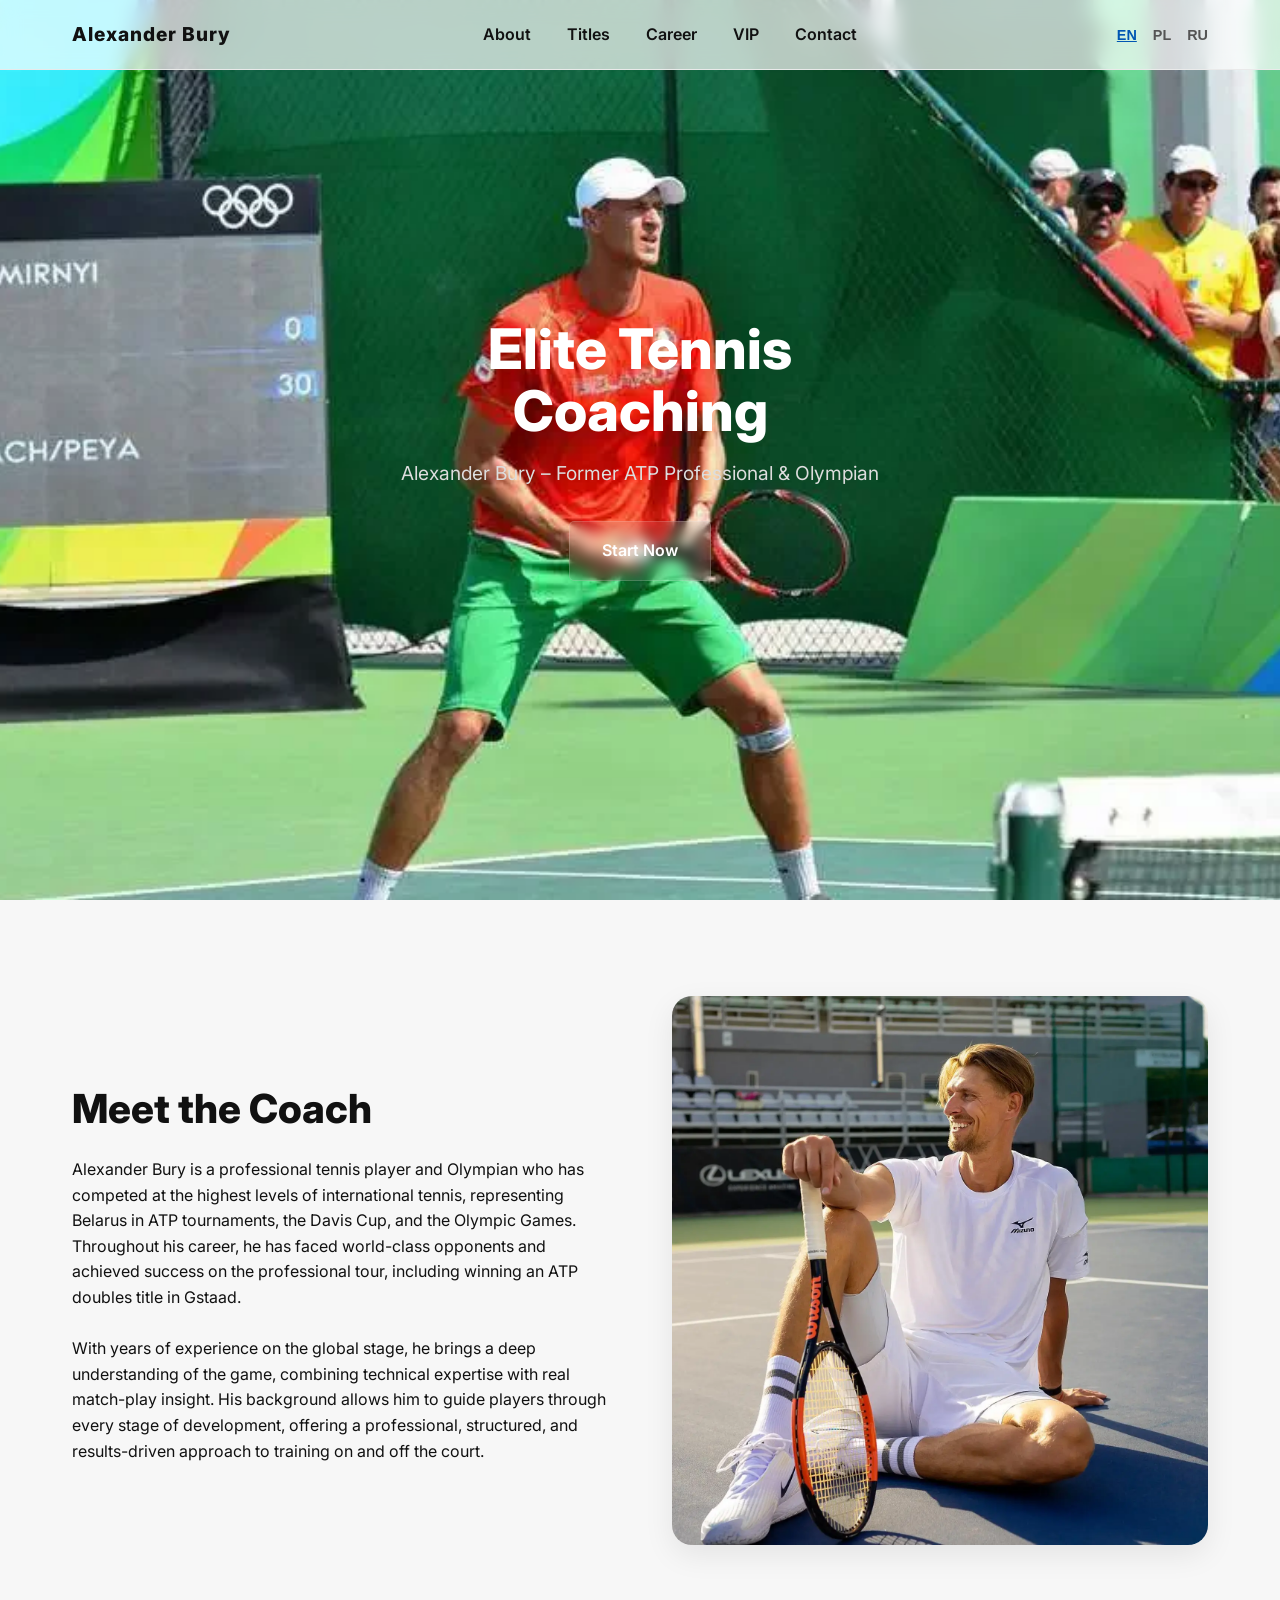
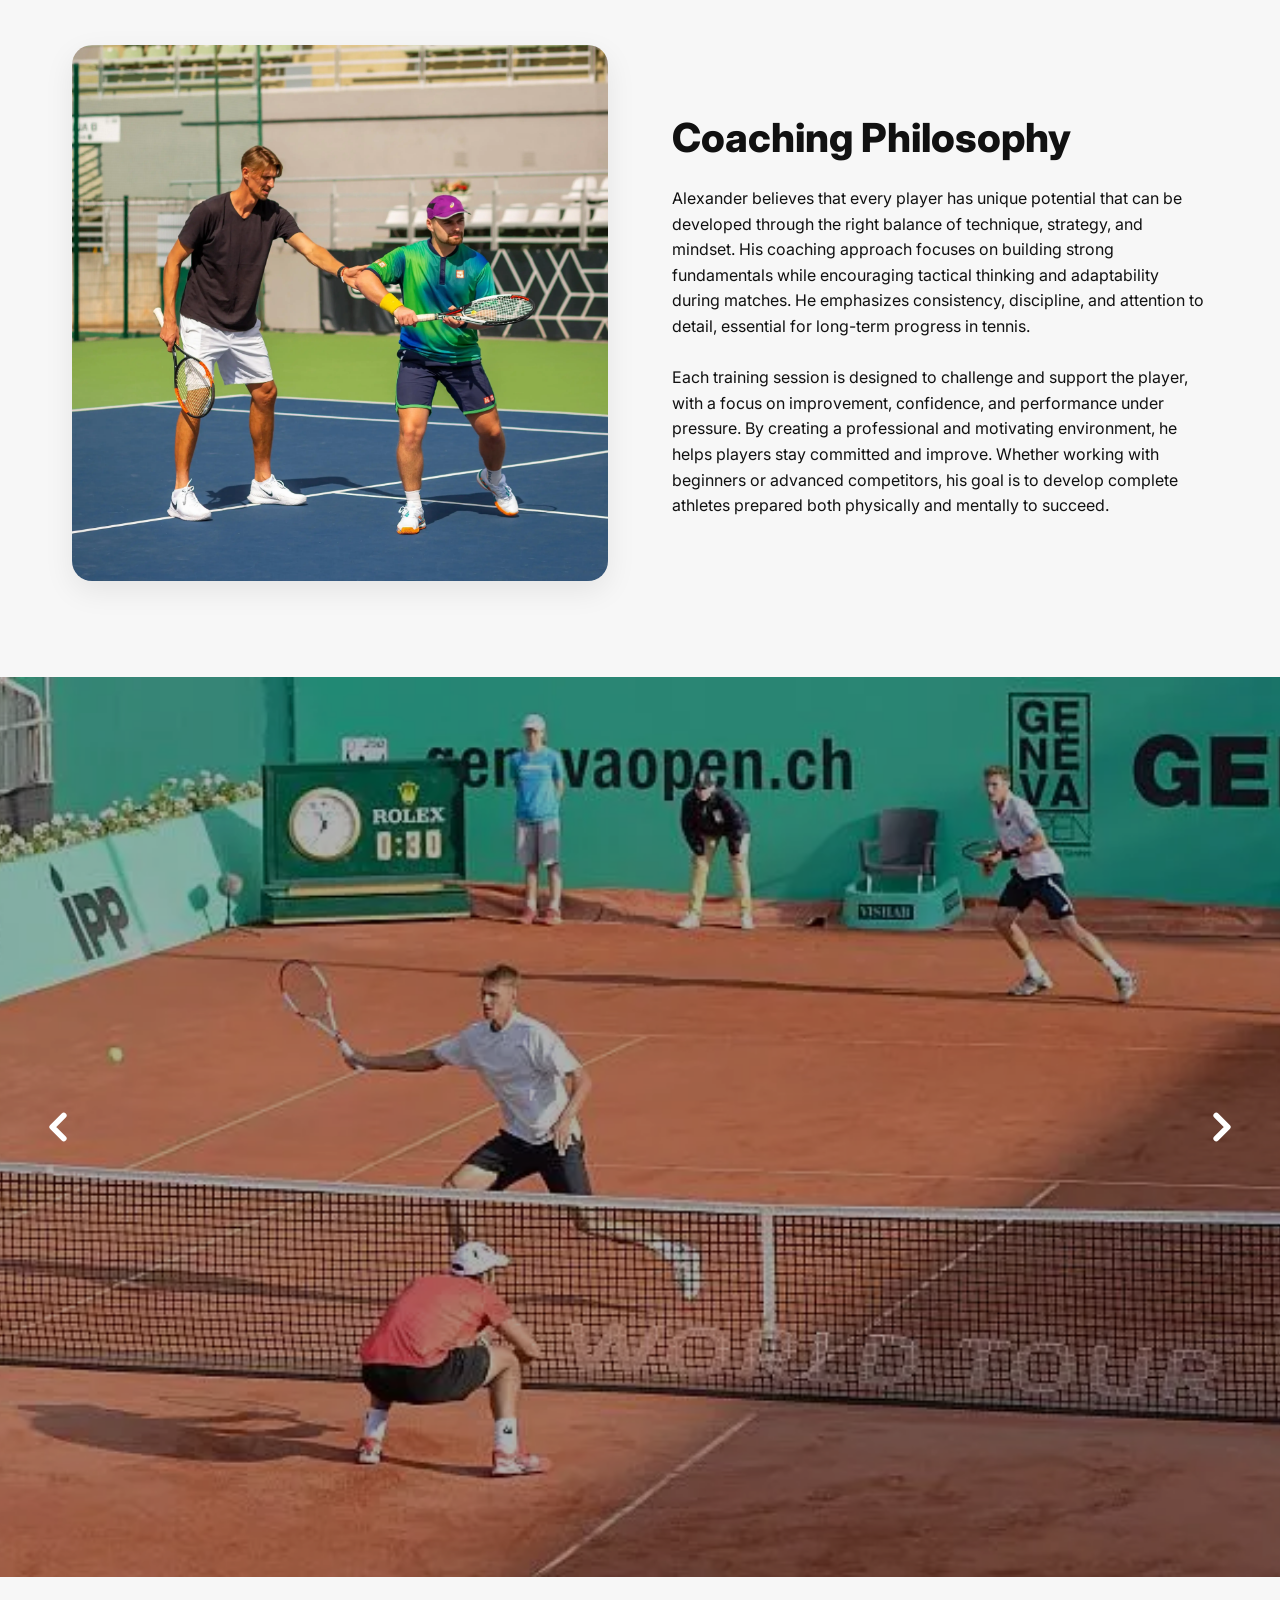
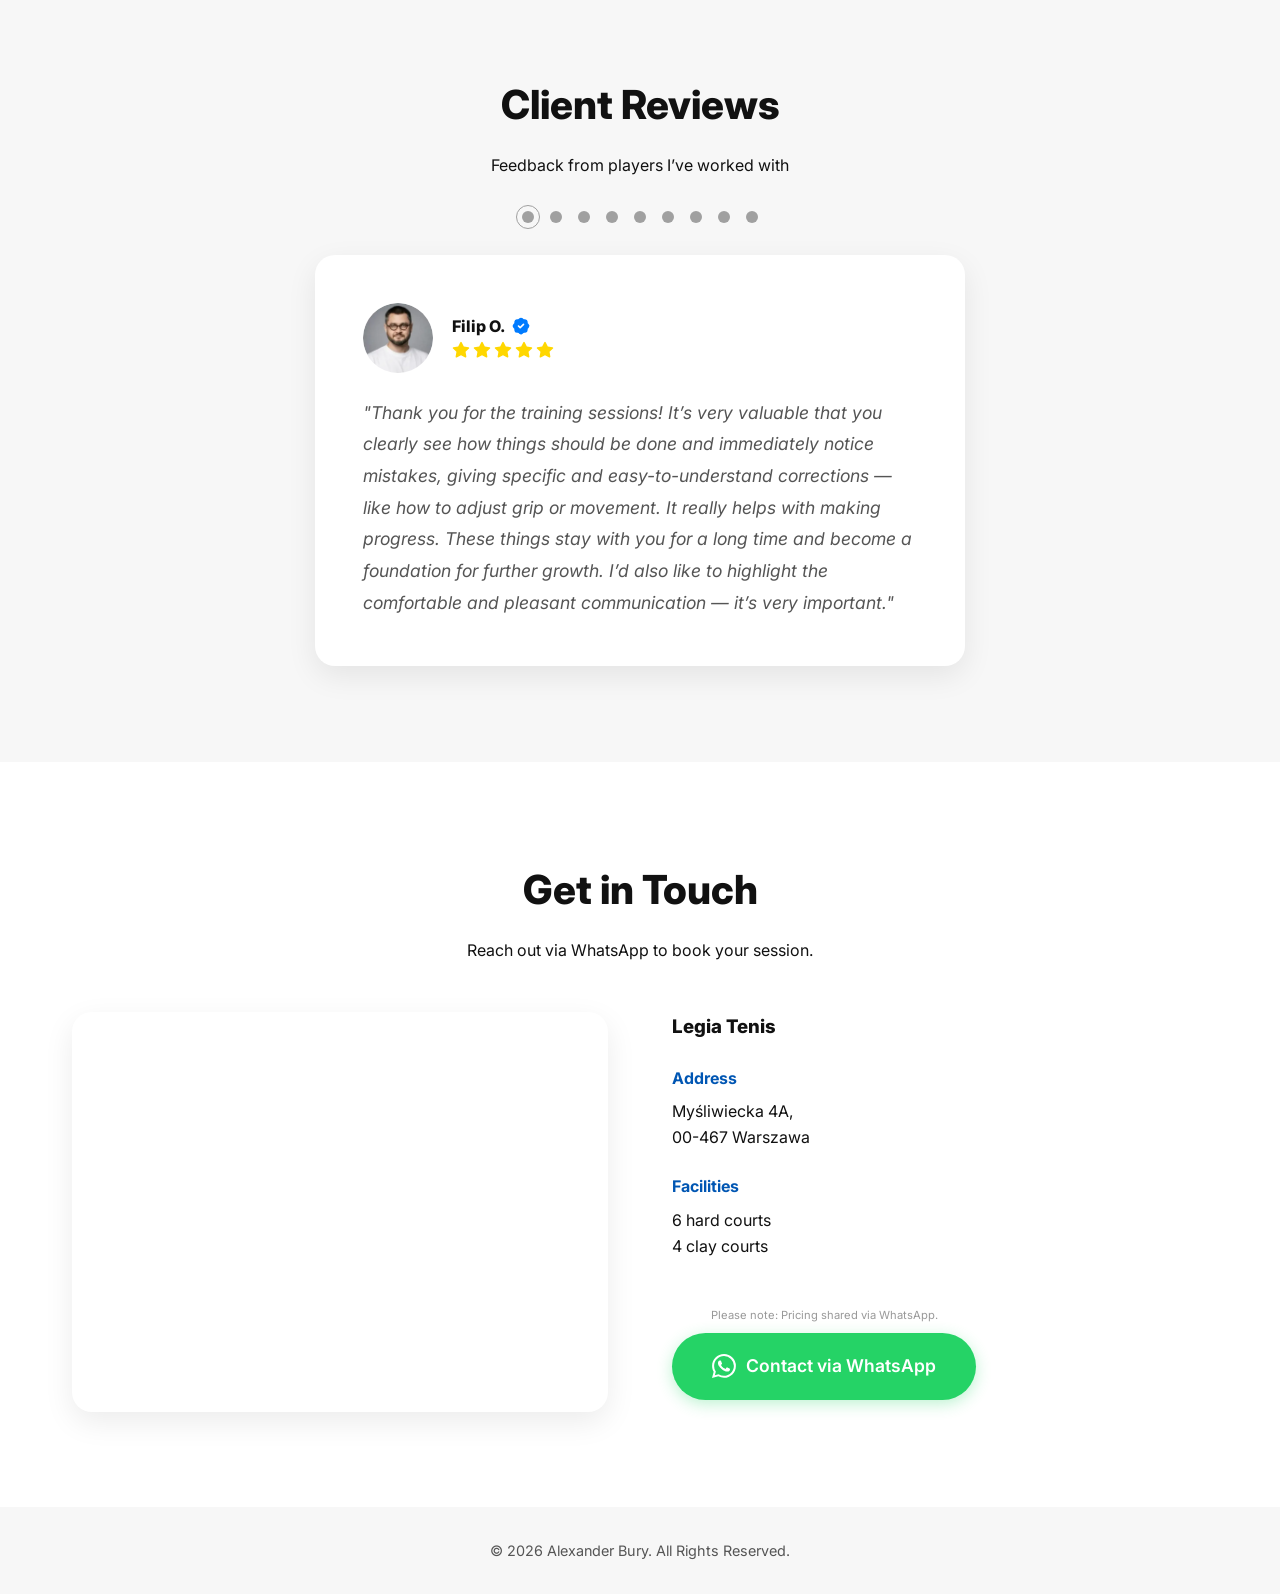
<file: index.html>
<!DOCTYPE html>
<html lang="en">
<head>
	<script>
    	(function() {
        	const lang = localStorage.getItem('siteLang') || 'lang-en';
        	document.documentElement.className = lang; // Ustawia klasę na najwyższym poziomie
    	})();
	</script>
	
    <meta charset="UTF-8">
    <meta name="viewport" content="width=device-width, initial-scale=1.0">
    <title>Alexander Bury | Professional Tennis Coach</title>
    <meta name="description" content="Train with Alexander Bury, former professional ATP player and Olympian. Elite tennis coaching located at Legia Tenis club in Warsaw.">
    
    <link rel="preconnect" href="https://fonts.googleapis.com">
    <link rel="preconnect" href="https://fonts.gstatic.com" crossorigin>
    <link href="https://fonts.googleapis.com/css2?family=Inter:wght@300;400;600;800&display=swap" rel="stylesheet">
    
    <link rel="stylesheet" href="style.css">
</head>
<body class="lang-en">

    <nav class="navbar">
        <div class="nav-container">
            <a href="index.html" class="logo">Alexander Bury</a>
            
            <button class="hamburger" id="hamburger-menu" aria-label="Menu" aria-expanded="false">
                <svg class="icon-burger" width="30" height="30" viewBox="0 0 24 24" fill="none" xmlns="http://www.w3.org/2000/svg">
                    <path d="M3 6H21V8H3V6ZM3 11H21V13H3V11ZM3 16H21V18H3V16Z" fill="currentColor"/>
                </svg>
                
                <svg class="icon-close" width="30" height="30" viewBox="0 0 24 24" fill="none" xmlns="http://www.w3.org/2000/svg">
                    <path d="M19 6.41L17.59 5L12 10.59L6.41 5L5 6.41L10.59 12L5 17.59L6.41 19L12 13.41L17.59 19L19 17.59L13.41 12L19 6.41Z" fill="currentColor"/>
                </svg>
            </button>

            <div class="nav-links" id="nav-links">
                <a href="index.html#about"><span class="en">About</span><span class="pl">O mnie</span><span class="ru">Обо мне</span></a>
                <a href="titles.html"><span class="en">Titles</span><span class="pl">Tytuły</span><span class="ru">Титулы</span></a>
                <a href="career.html"><span class="en">Career</span><span class="pl">Kariera</span><span class="ru">Карьера</span></a>
				<a href="vip.html"><span class="en">VIP</span><span class="pl">VIP</span><span class="ru">VIP</span></a>
                <a href="index.html#location"><span class="en">Contact</span><span class="pl">Kontakt</span><span class="ru">Контакты</span></a>
            </div>
            
        <div class="lang-switcher">
    		<div class="lang-desktop">
        		<button class="lang-btn" data-lang="en" id="btn-en">EN</button>
        		<button class="lang-btn" data-lang="pl" id="btn-pl">PL</button>
        		<button class="lang-btn" data-lang="ru" id="btn-ru">RU</button>
    		</div>

    		<div class="lang-mobile-dropdown" id="lang-menu">
    			<button class="lang-trigger" id="lang-trigger">
        			<span id="current-lang-text">EN</span>
        			<svg class="icon-down" xmlns="http://www.w3.org/2000/svg" width="18" height="18" viewBox="0 0 24 24" fill="none" stroke="currentColor" stroke-width="2.5" stroke-linecap="round" stroke-linejoin="round"><path d="M6 9l6 6l6 -6"/></svg>
        			<svg class="icon-up" style="display: none;" xmlns="http://www.w3.org/2000/svg" width="18" height="18" viewBox="0 0 24 24" fill="none" stroke="currentColor" stroke-width="2.5" stroke-linecap="round" stroke-linejoin="round"><path d="M6 15l6 -6l6 6"/></svg>
    			</button>
    
    			<div class="lang-options">
        			<div class="lang-option" data-lang="en">English</div>
        			<div class="lang-option" data-lang="pl">Polski</div>
        			<div class="lang-option" data-lang="ru">Русский</div>
    			</div>
			</div>
		</div>
    </nav>

    <section id="home" class="hero section-padding">
        <div class="container hero-content">
            <h1 class="fade-in">
                <span class="en">Elite Tennis<br>Coaching</span>
                <span class="pl">Elitarne<br>Treningi Tenisowe</span>
				<span class="ru">Элитные<br>теннисные тренировки</span>
            </h1>
            <p class="subtitle fade-in">
                <span class="en">Alexander Bury – Former ATP Professional & Olympian</span>
                <span class="pl">Alexander Bury – Były Zawodnik ATP i Olimpijczyk</span>
				<span class="ru">Александр Буры — бывший игрок ATP и олимпиец</span>
            </p>
            <a href="#location" class="btn btn-primary fade-in">
                <span class="en">Start Now</span>
                <span class="pl">Zacznij Teraz</span>
				<span class="ru">Начать сейчас</span>
            </a>
        </div>
    </section>

    <section id="about" class="about section-padding bg-light">
        <div class="container split-layout">
            <div class="split-text anim-fade-in">
                <h2>
                    <span class="en">Meet the Coach</span>
                    <span class="pl">Poznaj Trenera</span>
					<span class="ru">Познакомьтесь с тренером</span>
                </h2>
                <p>
                    <span class="en">Alexander Bury is a professional tennis player and Olympian who has competed at the highest levels of international tennis, representing Belarus in ATP tournaments, the Davis Cup, and the Olympic Games. Throughout his career, he has faced world-class opponents and achieved success on the professional tour, including winning an ATP doubles title in Gstaad.
									<br><br>With years of experience on the global stage, he brings a deep understanding of the game, combining technical expertise with real match-play insight. His background allows him to guide players through every stage of development, offering a professional, structured, and results-driven approach to training on and off the court.</span>
                    <span class="pl">Alexander Bury to profesjonalny tenisista i olimpijczyk, który rywalizował na najwyższym poziomie światowego tenisa, reprezentując Białoruś w turniejach ATP, Pucharze Davisa oraz na igrzyskach olimpijskich. W trakcie swojej kariery mierzył się z czołowymi zawodnikami świata i odnosił sukcesy na zawodowym poziomie, w tym zwycięstwo w turnieju ATP w grze podwójnej w Gstaad. 
									<br><br>Dzięki wieloletniemu doświadczeniu na międzynarodowej scenie posiada dogłębną znajomość gry, łącząc wiedzę techniczną z praktycznym doświadczeniem meczowym. Jego podejście pozwala prowadzić zawodników na każdym etapie rozwoju, oferując profesjonalny, uporządkowany i nastawiony na wyniki system treningowy – zarówno na korcie, jak i poza nim.</span>
					<span class="ru">Александр Буры — профессиональный теннисист и олимпиец, который выступал на самом высоком уровне мирового тенниса, представляя Беларусь на турнирах ATP, в Кубке Дэвиса и на Олимпийских играх. В течение своей карьеры он встречался с ведущими игроками мира и добивался успехов на профессиональном уровне, включая победу в турнире ATP в парном разряде в Гштааде. 
									<br><br>Благодаря многолетнему опыту на международной арене он обладает глубоким пониманием игры, сочетая технические знания с практическим соревновательным опытом. Его подход позволяет развивать игроков на любом этапе подготовки, предлагая профессиональную, структурированную и ориентированную на результат систему тренировок — как на корте, так и вне его.</span>
                </p>
            </div>
            <div class="split-image anim-slide-right">
                <img src="coach-portrait.webp" alt="Alexander Bury - Professional Tennis Coach" class="shadow-img">
            </div>
        </div>
    </section>

    <section class="about section-padding bg-light">
        <div class="container split-layout">
            <div class="split-image anim-slide-left">
                <img src="philosophy.webp" alt="Coach in action" class="shadow-img">
            </div>
            <div class="split-text anim-fade-in">
                <h2>
                    <span class="en">Coaching Philosophy</span>
                    <span class="pl">Filozofia Trenerska</span>
					<span class="ru">Тренерская философия</span>
                </h2>
                <p>
                    <span class="en">Alexander believes that every player has unique potential that can be developed through the right balance of technique, strategy, and mindset. His coaching approach focuses on building strong fundamentals while encouraging tactical thinking and adaptability during matches. He emphasizes consistency, discipline, and attention to detail, essential for long-term progress in tennis.
					<br><br>Each training session is designed to challenge and support the player, with a focus on improvement, confidence, and performance under pressure. By creating a professional and motivating environment, he helps players stay committed and improve. Whether working with beginners or advanced competitors, his goal is to develop complete athletes prepared both physically and mentally to succeed.</span>
                    <span class="pl">Alexander uważa, że każdy zawodnik ma unikalny potencjał, który można rozwijać poprzez odpowiednie połączenie techniki, taktyki i przygotowania mentalnego. Jego podejście treningowe koncentruje się na budowaniu solidnych fundamentów oraz rozwijaniu inteligencji meczowej i zdolności adaptacji w trakcie gry. Podkreśla znaczenie regularności, dyscypliny i dbałości o detale, kluczowych w rozwoju tenisowym.
					<br><br>Każdy trening jest zaprojektowany tak, aby wspierać rozwój zawodnika, z naciskiem na progres, pewność siebie oraz skuteczność w grze. Tworząc profesjonalne i motywujące środowisko, pomaga zawodnikom utrzymać zaangażowanie i się rozwijać. Niezależnie od poziomu, jego celem jest kształtowanie kompletnych zawodników, przygotowanych fizycznie i mentalnie do rywalizacji.</span>
					<span class="ru">Александр считает, что у каждого игрока есть уникальный потенциал, который можно развивать благодаря правильному сочетанию техники, тактики и ментальной подготовки. Его тренировочный подход направлен на создание прочного фундамента, а также развитие игровой интеллигентности и способности адаптироваться во время матча. Он подчёркивает важность регулярности, дисциплины и внимания к деталям, которые являются ключевыми в развитии теннисиста.
					<br><br>Каждая тренировка спроектирована так, чтобы поддерживать развитие игрока с акцентом на прогресс, уверенность в себе и эффективность игры. Создавая профессиональную и мотивирующую среду, он помогает спортсменам сохранять вовлечённость и постоянно развиваться. Независимо от уровня, его цель — формирование полноценных игроков, физически и ментально готовых к соревнованиям.</span>
                </p>
            </div>
        </div>
    </section>
	
    <section class="career-gallery">
        <div class="gallery-wrapper">
            <div class="gallery-slide active">
                <img src="gallery-1.webp" alt="Career Moment 1">
                <div class="gallery-overlay">
            </div>
        </div>

            <div class="gallery-slide">
                <img src="gallery-2.webp" alt="Career Moment 2">
                <div class="gallery-overlay">
            </div>
        </div>

            <div class="gallery-slide">
                <img src="gallery-3.webp" alt="Career Moment 3">
                <div class="gallery-overlay">
            </div>
        </div>

            <div class="gallery-slide">
                <img src="gallery-4.webp" alt="Career Moment 4">
                <div class="gallery-overlay">
            </div>
        </div>

            <div class="gallery-slide">
                <img src="gallery-5.webp" alt="Career Moment 5">
                <div class="gallery-overlay">
            </div>
        </div>

            <div class="gallery-slide">
                <img src="gallery-6.webp" alt="Career Moment 6">
                <div class="gallery-overlay">
            </div>
        </div>

            <button class="nav-arrow prev" onclick="changeSlide(-1)" aria-label="Previous">
                <svg width="46" height="46" viewBox="0 0 16 16" fill="none" xmlns="http://www.w3.org/2000/svg">
                    <path d="M10 12L6 8L10 4" stroke="currentColor" stroke-width="2" stroke-linecap="round" stroke-linejoin="round"/>
                </svg>
            </button>

            <button class="nav-arrow next" onclick="changeSlide(1)" aria-label="Next">
                <svg width="46" height="46" viewBox="0 0 16 16" fill="none" xmlns="http://www.w3.org/2000/svg" style="transform: rotate(180deg);">
                    <path d="M10 12L6 8L10 4" stroke="currentColor" stroke-width="2" stroke-linecap="round" stroke-linejoin="round"/>
                </svg>
            </button>

            <div class="progress-bar"></div>
        </div>
    </section>

            <section id="testimonials" class="section-padding bg-light anim-fade-in">
        <div class="container">
            <div class="text-center mb-2">
                <h2>
                    <span class="en">Client Reviews</span>
                    <span class="pl">Opinie Klientów</span>
					<span class="ru">Отзывы клиентов</span>
                </h2>
                <p>
                    <span class="en">Feedback from players I’ve worked with</span>
                    <span class="pl">Opinie graczy, z którymi pracowałem</span>
					<span class="ru">Отзывы игроков, с которыми я работал</span>
                </p>
            </div>

            <div class="testimonial-wrapper">
                <div class="testi-dots"></div>

                <div class="testimonial-slider">
                    <div class="testimonial-card active">
                        <div class="testi-header">
                            <img src="profile-placeholder1.webp" alt="Client 1" class="profile-pic">
                            <div class="client-info">
                                <h4 class="client-name">
                                    Filip O.
                                    <svg class="verified-svg" viewBox="0 0 24 24" xmlns="http://www.w3.org/2000/svg">
        							<path d="M12.01 2.011a3.2 3.2 0 0 1 2.113 .797l.154 .145l.698 .698a1.2 1.2 0 0 0 .71 .341l.135 .008h1a3.2 3.2 0 0 1 3.195 3.018l.005 .182v1c0 .27 .092 .533 .258 .743l.09 .1l.697 .698a3.2 3.2 0 0 1 .147 4.382l-.145 .154l-.698 .698a1.2 1.2 0 0 0 -.341 .71l-.008 .135v1a3.2 3.2 0 0 1 -3.018 3.195l-.182 .005h-1a1.2 1.2 0 0 0 -.743 .258l-.1 .09l-.698 .697a3.2 3.2 0 0 1 -4.382 .147l-.154 -.145l-.698 -.698a1.2 1.2 0 0 0 -.71 -.341l-.135 -.008h-1a3.2 3.2 0 0 1 -3.195 -3.018l-.005 -.182v-1a1.2 1.2 0 0 0 -.258 -.743l-.09 -.1l-.697 -.698a3.2 3.2 0 0 1 -.147 -4.382l.145 -.154l.698 -.698a1.2 1.2 0 0 0 .341 -.71l.008 -.135v-1l.005 -.182a3.2 3.2 0 0 1 3.013 -3.013l.182 -.005h1a1.2 1.2 0 0 0 .743 -.258l.1 -.09l.698 -.697a3.2 3.2 0 0 1 2.269 -.944zm3.697 7.282a1 1 0 0 0 -1.414 0l-3.293 3.292l-1.293 -1.292l-.094 -.083a1 1 0 0 0 -1.32 1.497l2 2l.094 .083a1 1 0 0 0 1.32 -.083l4 -4l.083 -.094a1 1 0 0 0 -.083 -1.32z" fill="currentColor"/>
    								</svg>
                                </h4>
                                <div class="testi-rating">
                                    <span class="star-icon"></span>
                                    <span class="star-icon"></span>
                                    <span class="star-icon"></span>
                                    <span class="star-icon"></span>
                                    <span class="star-icon"></span>
                                </div>
                            </div>
                        </div>
                        <p class="testi-text">
                            <span class="en">"Thank you for the training sessions! It’s very valuable that you clearly see how things should be done and immediately notice mistakes, giving specific and easy-to-understand corrections — like how to adjust grip or movement. It really helps with making progress. These things stay with you for a long time and become a foundation for further growth. I’d also like to highlight the comfortable and pleasant communication — it’s very important."</span>
                            <span class="pl">"Dziękuję za treningi! To bardzo cenne, że dokładnie widzisz, jak powinno być, i od razu zauważasz błędy, dając konkretne i zrozumiałe wskazówki — na przykład jak zmienić chwyt albo ruch. To naprawdę pomaga robić postępy. Takie rzeczy zostają z tobą na długo i stają się podstawą do dalszego rozwoju. Osobno chciałbym podkreślić komfortową i przyjemną komunikację — to bardzo ważne."</span>
							<span class="ru">"Спасибо за тренировки! Очень ценно, что вы чётко видите, как всё должно выполняться, и сразу замечаете ошибки, давая конкретные и понятные корректировки — например, как изменить хват или движение. Это действительно помогает прогрессировать. Такие вещи остаются с тобой надолго и становятся основой для дальнейшего роста. Также хочу отметить комфортное и приятное общение — это очень важно."</span>
                        </p>
                    </div>

                    <div class="testimonial-card">
                        <div class="testi-header">
                            <img src="profile-placeholder2.webp" alt="Client 2" class="profile-pic">
                            <div class="client-info">
                                <h4 class="client-name">
                                    Alexander R.
                                    <svg class="verified-svg" viewBox="0 0 24 24" xmlns="http://www.w3.org/2000/svg">
        							<path d="M12.01 2.011a3.2 3.2 0 0 1 2.113 .797l.154 .145l.698 .698a1.2 1.2 0 0 0 .71 .341l.135 .008h1a3.2 3.2 0 0 1 3.195 3.018l.005 .182v1c0 .27 .092 .533 .258 .743l.09 .1l.697 .698a3.2 3.2 0 0 1 .147 4.382l-.145 .154l-.698 .698a1.2 1.2 0 0 0 -.341 .71l-.008 .135v1a3.2 3.2 0 0 1 -3.018 3.195l-.182 .005h-1a1.2 1.2 0 0 0 -.743 .258l-.1 .09l-.698 .697a3.2 3.2 0 0 1 -4.382 .147l-.154 -.145l-.698 -.698a1.2 1.2 0 0 0 -.71 -.341l-.135 -.008h-1a3.2 3.2 0 0 1 -3.195 -3.018l-.005 -.182v-1a1.2 1.2 0 0 0 -.258 -.743l-.09 -.1l-.697 -.698a3.2 3.2 0 0 1 -.147 -4.382l.145 -.154l.698 -.698a1.2 1.2 0 0 0 .341 -.71l.008 -.135v-1l.005 -.182a3.2 3.2 0 0 1 3.013 -3.013l.182 -.005h1a1.2 1.2 0 0 0 .743 -.258l.1 -.09l.698 -.697a3.2 3.2 0 0 1 2.269 -.944zm3.697 7.282a1 1 0 0 0 -1.414 0l-3.293 3.292l-1.293 -1.292l-.094 -.083a1 1 0 0 0 -1.32 1.497l2 2l.094 .083a1 1 0 0 0 1.32 -.083l4 -4l.083 -.094a1 1 0 0 0 -.083 -1.32z" fill="currentColor"/>
    								</svg>
                                </h4>
                                <div class="testi-rating">
                                    <span class="star-icon"></span>
                                    <span class="star-icon"></span>
                                    <span class="star-icon"></span>
                                    <span class="star-icon"></span>
                                    <span class="star-icon"></span>
                                </div>
                            </div>
                        </div>
                        <p class="testi-text">
                            <span class="en">"I went to Sasha’s training sessions a few times and also took part in tournaments he organizes — I can say it’s a completely different level. He’s a very strong coach, explains everything clearly, and gives genuinely useful insights that actually work in practice. I’d also like to highlight the community — it’s quite rare. The people around are motivated, there’s support and a great atmosphere — it makes you want to come back. Overall, if you don’t just want to play but actually grow and be in a great environment, I highly recommend it."</span>
                            <span class="pl">"Chodziłem do Sashy na treningi kilka razy, a potem brałem też udział w turniejach, które organizuje — mogę powiedzieć, że to zupełnie inny poziom. Bardzo mocny trener, wszystko jasno tłumaczy i daje naprawdę przydatne wskazówki, które potem działają w praktyce. Osobno warto podkreślić społeczność — to w ogóle rzadkość. Ludzie wokół są zmotywowani, jest wsparcie i świetna atmosfera — chce się wracać. Ogólnie, jeśli chcecie nie tylko pograć, ale naprawdę się rozwijać i być w świetnym środowisku, bardzo polecam."</span>
							<span class="ru">"Я несколько раз посещал тренировки Саши, а также участвовал в организованных им турнирах — могу сказать, что это совершенно другой уровень. Он очень сильный тренер, всё объясняет понятно и даёт действительно полезные советы, которые работают на практике. Также хочу отметить сообщество — это редкость. Люди вокруг мотивированы, есть поддержка и отличная атмосфера — хочется возвращаться снова. В целом, если вы хотите не просто играть, а реально развиваться и находиться в сильной среде, однозначно рекомендую."</span>
                        </p>
                    </div>

                    <div class="testimonial-card">
                        <div class="testi-header">
                            <img src="profile-placeholder3.webp" alt="Client 3" class="profile-pic">
                            <div class="client-info">
                                <h4 class="client-name">
                                    Alexander V.
                                    <svg class="verified-svg" viewBox="0 0 24 24" xmlns="http://www.w3.org/2000/svg">
        							<path d="M12.01 2.011a3.2 3.2 0 0 1 2.113 .797l.154 .145l.698 .698a1.2 1.2 0 0 0 .71 .341l.135 .008h1a3.2 3.2 0 0 1 3.195 3.018l.005 .182v1c0 .27 .092 .533 .258 .743l.09 .1l.697 .698a3.2 3.2 0 0 1 .147 4.382l-.145 .154l-.698 .698a1.2 1.2 0 0 0 -.341 .71l-.008 .135v1a3.2 3.2 0 0 1 -3.018 3.195l-.182 .005h-1a1.2 1.2 0 0 0 -.743 .258l-.1 .09l-.698 .697a3.2 3.2 0 0 1 -4.382 .147l-.154 -.145l-.698 -.698a1.2 1.2 0 0 0 -.71 -.341l-.135 -.008h-1a3.2 3.2 0 0 1 -3.195 -3.018l-.005 -.182v-1a1.2 1.2 0 0 0 -.258 -.743l-.09 -.1l-.697 -.698a3.2 3.2 0 0 1 -.147 -4.382l.145 -.154l.698 -.698a1.2 1.2 0 0 0 .341 -.71l.008 -.135v-1l.005 -.182a3.2 3.2 0 0 1 3.013 -3.013l.182 -.005h1a1.2 1.2 0 0 0 .743 -.258l.1 -.09l.698 -.697a3.2 3.2 0 0 1 2.269 -.944zm3.697 7.282a1 1 0 0 0 -1.414 0l-3.293 3.292l-1.293 -1.292l-.094 -.083a1 1 0 0 0 -1.32 1.497l2 2l.094 .083a1 1 0 0 0 1.32 -.083l4 -4l.083 -.094a1 1 0 0 0 -.083 -1.32z" fill="currentColor"/>
    								</svg>
                                </h4>
                                <div class="testi-rating">
                                    <span class="star-icon"></span>
                                    <span class="star-icon"></span>
                                    <span class="star-icon"></span>
                                    <span class="star-icon"></span>
                                    <span class="star-icon"></span>
                                </div>
                            </div>
                        </div>
                        <p class="testi-text">
                            <span class="en">"My first review ever 🙂 Alexander is not only an outstanding athlete, but also the most talented coach I’ve ever met. Every training session is an incredible experience, brings great results, and always comes with a good mood on the court. Thanks to you, I’ve been able to significantly improve my playing skills and technique. I recommend him to everyone — both beginners and professionals who want to improve their skills. A huge thank you to you, Alexander, for your work, experience, and professionalism! I hope that in the near future you will open and lead a tennis academy 🙂 and continue sharing your experience and talent with an even wider audience!"</span>
                            <span class="pl">"Mój pierwszy opublikowany w życiu komentarz 🙂 Aleksander to nie tylko wybitny sportowiec, ale także najbardziej utalentowany trener, jakiego spotkałem. Każdy trening to niesamowite doświadczenie, świetne rezultaty i zawsze dobry nastrój na korcie. Dzięki Panu udało mi się znacząco poprawić swoje umiejętności gry i technikę. Polecam wszystkim — zarówno początkującym, jak i profesjonalistom, którzy chcą rozwijać swoje umiejętności. Ogromne podziękowania dla Pana, Aleksandrze, za Pana pracę, doświadczenie i profesjonalizm! Mam nadzieję, że w najbliższej przyszłości otworzy Pan i poprowadzi akademię tenisową 🙂 i będzie dalej dzielić się swoim doświadczeniem i talentem z jeszcze większą liczbą osób!"</span>
							<span class="ru">"Мой первый отзыв 🙂 Александр — не только выдающийся спортсмен, но и самый талантливый тренер, которого я когда-либо встречал. Каждая тренировка — это невероятный опыт, отличные результаты и всегда хорошее настроение на корте. Благодаря вам я смог значительно улучшить свою игру и технику. Рекомендую всем — как начинающим, так и профессионалам, которые хотят повысить свой уровень. Огромное спасибо вам, Александр, за ваш труд, опыт и профессионализм! Надеюсь, в ближайшем будущем вы откроете и возглавите теннисную академию 🙂 и продолжите делиться своим опытом и талантом с ещё более широкой аудиторией!"</span>
                        </p>
                    </div>

                    <div class="testimonial-card">
                        <div class="testi-header">
                            <img src="profile-placeholder4.webp" alt="Client 4" class="profile-pic">
                            <div class="client-info">
                                <h4 class="client-name">
                                    Dmitri L.
                                    <svg class="verified-svg" viewBox="0 0 24 24" xmlns="http://www.w3.org/2000/svg">
        							<path d="M12.01 2.011a3.2 3.2 0 0 1 2.113 .797l.154 .145l.698 .698a1.2 1.2 0 0 0 .71 .341l.135 .008h1a3.2 3.2 0 0 1 3.195 3.018l.005 .182v1c0 .27 .092 .533 .258 .743l.09 .1l.697 .698a3.2 3.2 0 0 1 .147 4.382l-.145 .154l-.698 .698a1.2 1.2 0 0 0 -.341 .71l-.008 .135v1a3.2 3.2 0 0 1 -3.018 3.195l-.182 .005h-1a1.2 1.2 0 0 0 -.743 .258l-.1 .09l-.698 .697a3.2 3.2 0 0 1 -4.382 .147l-.154 -.145l-.698 -.698a1.2 1.2 0 0 0 -.71 -.341l-.135 -.008h-1a3.2 3.2 0 0 1 -3.195 -3.018l-.005 -.182v-1a1.2 1.2 0 0 0 -.258 -.743l-.09 -.1l-.697 -.698a3.2 3.2 0 0 1 -.147 -4.382l.145 -.154l.698 -.698a1.2 1.2 0 0 0 .341 -.71l.008 -.135v-1l.005 -.182a3.2 3.2 0 0 1 3.013 -3.013l.182 -.005h1a1.2 1.2 0 0 0 .743 -.258l.1 -.09l.698 -.697a3.2 3.2 0 0 1 2.269 -.944zm3.697 7.282a1 1 0 0 0 -1.414 0l-3.293 3.292l-1.293 -1.292l-.094 -.083a1 1 0 0 0 -1.32 1.497l2 2l.094 .083a1 1 0 0 0 1.32 -.083l4 -4l.083 -.094a1 1 0 0 0 -.083 -1.32z" fill="currentColor"/>
    								</svg>
                                </h4>
                                <div class="testi-rating">
                                    <span class="star-icon"></span>
                                    <span class="star-icon"></span>
                                    <span class="star-icon"></span>
                                    <span class="star-icon"></span>
                                    <span class="star-icon"></span>
                                </div>
                            </div>
                        </div>
                        <p class="testi-text">
                            <span class="en">"I really liked that the training sessions are not run in a routine way like with many coaches, but are based on a true understanding of the game. You can clearly feel a high level of professionalism and experience from competing in serious tournaments. Every practiced element is not done just for the sake of it, but has a clear purpose and genuinely helps improve performance. There is also a great atmosphere during the training sessions."</span>
                            <span class="pl">"Bardzo podobało mi się to, że treningi nie są prowadzone schematycznie, jak u wielu trenerów, ale naprawdę z głębokim zrozumieniem gry. Widać wysoki profesjonalizm i doświadczenie zdobyte podczas występów na poważnych turniejach. Każdy ćwiczony element nie jest robiony „dla odhaczenia”, ale ma jasny sens i realnie pomaga poprawiać poziom gry. Na treningach panuje też świetna atmosfera."</span>
							 <span class="ru">"Мне очень понравилось, что тренировки проходят не по шаблону, как у многих тренеров, а основаны на глубоком понимании игры. Чётко ощущается высокий уровень профессионализма и опыт участия в серьёзных турнирах. Каждый отрабатываемый элемент выполняется не просто так, а с конкретной целью и действительно помогает улучшать игру. Также на тренировках отличная атмосфера."</span>
                        </p>
                    </div>

                    <div class="testimonial-card">
                        <div class="testi-header">
                            <img src="profile-placeholder5.webp" alt="Client 5" class="profile-pic">
                            <div class="client-info">
                                <h4 class="client-name">
                                    Yevhen C.
                                    <svg class="verified-svg" viewBox="0 0 24 24" xmlns="http://www.w3.org/2000/svg">
        							<path d="M12.01 2.011a3.2 3.2 0 0 1 2.113 .797l.154 .145l.698 .698a1.2 1.2 0 0 0 .71 .341l.135 .008h1a3.2 3.2 0 0 1 3.195 3.018l.005 .182v1c0 .27 .092 .533 .258 .743l.09 .1l.697 .698a3.2 3.2 0 0 1 .147 4.382l-.145 .154l-.698 .698a1.2 1.2 0 0 0 -.341 .71l-.008 .135v1a3.2 3.2 0 0 1 -3.018 3.195l-.182 .005h-1a1.2 1.2 0 0 0 -.743 .258l-.1 .09l-.698 .697a3.2 3.2 0 0 1 -4.382 .147l-.154 -.145l-.698 -.698a1.2 1.2 0 0 0 -.71 -.341l-.135 -.008h-1a3.2 3.2 0 0 1 -3.195 -3.018l-.005 -.182v-1a1.2 1.2 0 0 0 -.258 -.743l-.09 -.1l-.697 -.698a3.2 3.2 0 0 1 -.147 -4.382l.145 -.154l.698 -.698a1.2 1.2 0 0 0 .341 -.71l.008 -.135v-1l.005 -.182a3.2 3.2 0 0 1 3.013 -3.013l.182 -.005h1a1.2 1.2 0 0 0 .743 -.258l.1 -.09l.698 -.697a3.2 3.2 0 0 1 2.269 -.944zm3.697 7.282a1 1 0 0 0 -1.414 0l-3.293 3.292l-1.293 -1.292l-.094 -.083a1 1 0 0 0 -1.32 1.497l2 2l.094 .083a1 1 0 0 0 1.32 -.083l4 -4l.083 -.094a1 1 0 0 0 -.083 -1.32z" fill="currentColor"/>
    								</svg>
                                </h4>
                                <div class="testi-rating">
                                    <span class="star-icon"></span>
                                    <span class="star-icon"></span>
                                    <span class="star-icon"></span>
                                    <span class="star-icon"></span>
                                    <span class="star-icon"></span>
                                </div>
                            </div>
                        </div>
                        <p class="testi-text">
                            <span class="en">"I am very grateful to Alexander for the top-quality tennis lessons with a professional approach and attention to small details such as court positioning, backhand technique, and net play. The training sessions are very positive and effective, without changing the core technique. All thanks to his experience and extensive playing practice"</span>
                            <span class="pl">"Jestem bardzo wdzięczny Alexandrowi za świetne lekcje tenisa z profesjonalnym podejściem oraz dbałością o detale, takie jak ustawienie na korcie, uderzenie z backhandu i gra przy siatce. Treningi są bardzo pozytywne i efektywne bez zmiany podstawowej techniki. Wszystko to dzięki jego doświadczeniu i dużej praktyce meczowej."</span>
							<span class="ru">"Я очень благодарен Александру за занятия теннисом высочайшего уровня с профессиональным подходом и вниманием к мелким деталям, таким как позиционирование на корте, техника бэкхенда и игра у сетки. Тренировки проходят в очень позитивной и эффективной атмосфере, без изменения базовой техники. Всё это благодаря его опыту и обширной игровой практике."</span>
                        </p>
                    </div>

                    <div class="testimonial-card">
                        <div class="testi-header">
                            <img src="profile-placeholder6.webp" alt="Client 6" class="profile-pic">
                            <div class="client-info">
                                <h4 class="client-name">
                                    Andrei
                                    <svg class="verified-svg" viewBox="0 0 24 24" xmlns="http://www.w3.org/2000/svg">
        							<path d="M12.01 2.011a3.2 3.2 0 0 1 2.113 .797l.154 .145l.698 .698a1.2 1.2 0 0 0 .71 .341l.135 .008h1a3.2 3.2 0 0 1 3.195 3.018l.005 .182v1c0 .27 .092 .533 .258 .743l.09 .1l.697 .698a3.2 3.2 0 0 1 .147 4.382l-.145 .154l-.698 .698a1.2 1.2 0 0 0 -.341 .71l-.008 .135v1a3.2 3.2 0 0 1 -3.018 3.195l-.182 .005h-1a1.2 1.2 0 0 0 -.743 .258l-.1 .09l-.698 .697a3.2 3.2 0 0 1 -4.382 .147l-.154 -.145l-.698 -.698a1.2 1.2 0 0 0 -.71 -.341l-.135 -.008h-1a3.2 3.2 0 0 1 -3.195 -3.018l-.005 -.182v-1a1.2 1.2 0 0 0 -.258 -.743l-.09 -.1l-.697 -.698a3.2 3.2 0 0 1 -.147 -4.382l.145 -.154l.698 -.698a1.2 1.2 0 0 0 .341 -.71l.008 -.135v-1l.005 -.182a3.2 3.2 0 0 1 3.013 -3.013l.182 -.005h1a1.2 1.2 0 0 0 .743 -.258l.1 -.09l.698 -.697a3.2 3.2 0 0 1 2.269 -.944zm3.697 7.282a1 1 0 0 0 -1.414 0l-3.293 3.292l-1.293 -1.292l-.094 -.083a1 1 0 0 0 -1.32 1.497l2 2l.094 .083a1 1 0 0 0 1.32 -.083l4 -4l.083 -.094a1 1 0 0 0 -.083 -1.32z" fill="currentColor"/>
    								</svg>
                                </h4>
                                <div class="testi-rating">
                                    <span class="star-icon"></span>
                                    <span class="star-icon"></span>
                                    <span class="star-icon"></span>
                                    <span class="star-icon"></span>
                                    <span class="star-icon"></span>
                                </div>
                            </div>
                        </div>
                        <p class="testi-text">
                            <span class="en">"I highly recommend Alexander as a coach. In addition to his extensive experience as a professional player, he has excellent coaching skills. He knows how to notice and teach the things that truly improve the quality of the game and its elements. Using simple preparatory exercises and various tips and tricks from his own experience, he explains what others often fail to convey even over the years. I always look forward to the next training session with him 👍👍👍👍"</span>
                            <span class="pl">"Bardzo polecam Alexandra jako trenera. Oprócz ogromnego doświadczenia jako zawodowy gracz ma też świetne umiejętności trenerskie. Potrafi zauważyć i nauczyć rzeczy, które naprawdę poprawiają jakość gry i jej elementów. Za pomocą prostych ćwiczeń wprowadzających i różnych „lifehacków” ze swojego doświadczenia tłumaczy to, czego inni nie potrafią przekazać przez lata. Zawsze czekam na kolejne treningi z nim 👍👍👍👍"</span>
							<span class="ru">"Очень рекомендую Александра как тренера. Помимо большого опыта профессионального игрока, у него отличные тренерские навыки. Он умеет замечать и обучать тому, что действительно повышает качество игры и её элементов. Используя простые подготовительные упражнения и различные советы и приёмы из собственного опыта, он объясняет то, что другие не могут донести даже за годы. Я всегда с нетерпением жду следующей тренировки с ним 👍👍👍👍"</span>
                        </p>
                    </div>

                    <div class="testimonial-card">
                        <div class="testi-header">
                            <img src="profile-placeholder7.webp" alt="Client 7" class="profile-pic">
                            <div class="client-info">
                                <h4 class="client-name">
                                    Vlad L.
                                    <svg class="verified-svg" viewBox="0 0 24 24" xmlns="http://www.w3.org/2000/svg">
        							<path d="M12.01 2.011a3.2 3.2 0 0 1 2.113 .797l.154 .145l.698 .698a1.2 1.2 0 0 0 .71 .341l.135 .008h1a3.2 3.2 0 0 1 3.195 3.018l.005 .182v1c0 .27 .092 .533 .258 .743l.09 .1l.697 .698a3.2 3.2 0 0 1 .147 4.382l-.145 .154l-.698 .698a1.2 1.2 0 0 0 -.341 .71l-.008 .135v1a3.2 3.2 0 0 1 -3.018 3.195l-.182 .005h-1a1.2 1.2 0 0 0 -.743 .258l-.1 .09l-.698 .697a3.2 3.2 0 0 1 -4.382 .147l-.154 -.145l-.698 -.698a1.2 1.2 0 0 0 -.71 -.341l-.135 -.008h-1a3.2 3.2 0 0 1 -3.195 -3.018l-.005 -.182v-1a1.2 1.2 0 0 0 -.258 -.743l-.09 -.1l-.697 -.698a3.2 3.2 0 0 1 -.147 -4.382l.145 -.154l.698 -.698a1.2 1.2 0 0 0 .341 -.71l.008 -.135v-1l.005 -.182a3.2 3.2 0 0 1 3.013 -3.013l.182 -.005h1a1.2 1.2 0 0 0 .743 -.258l.1 -.09l.698 -.697a3.2 3.2 0 0 1 2.269 -.944zm3.697 7.282a1 1 0 0 0 -1.414 0l-3.293 3.292l-1.293 -1.292l-.094 -.083a1 1 0 0 0 -1.32 1.497l2 2l.094 .083a1 1 0 0 0 1.32 -.083l4 -4l.083 -.094a1 1 0 0 0 -.083 -1.32z" fill="currentColor"/>
    								</svg>
                                </h4>
                                <div class="testi-rating">
                                    <span class="star-icon"></span>
                                    <span class="star-icon"></span>
                                    <span class="star-icon"></span>
                                    <span class="star-icon"></span>
                                    <span class="star-icon"></span>
                                </div>
                            </div>
                        </div>
                        <p class="testi-text">
                            <span class="en">"Training with you has significantly improved my understanding of stroke technique — I’ve become much more confident and consistent in my game. I’ve also started to better understand the process itself: how to construct rallies, make decisions, and control the situation on the court. My serve has improved noticeably as well. I really appreciate your professional and personalized approach — you have the ability to explain complex things in a simple way and adapt to the player’s level."</span>
                            <span class="pl">"Zajęcia z Tobą znacząco poprawiły moje rozumienie techniki uderzeń — stałem się dużo pewniejszy i bardziej stabilny w grze. Zacząłem lepiej rozumieć sam proces: jak budować wymiany, podejmować decyzje i kontrolować sytuację na korcie. Szczególnie zauważalnie poprawił się mój serwis. Bardzo cenię Twój profesjonalny i indywidualny sposób pracy — potrafisz wyjaśnić trudne rzeczy w prosty sposób i dostosować się do poziomu zawodnika."</span>
							<span class="ru">"Тренировки с вами значительно улучшили моё понимание техники ударов — я стал гораздо увереннее и стабильнее играть. Я также начал лучше понимать сам процесс: как строить розыгрыши, принимать решения и контролировать ситуацию на корте. Моя подача тоже заметно улучшилась. Очень ценю ваш профессиональный и индивидуальный подход — вы умеете объяснять сложные вещи простым языком и подстраиваться под уровень игрока."</span>
                        </p>
                    </div>

                    <div class="testimonial-card">
                        <div class="testi-header">
                            <img src="profile-placeholder8.webp" alt="Client 8" class="profile-pic">
                            <div class="client-info">
                                <h4 class="client-name">
                                    Arthur K.
                                    <svg class="verified-svg" viewBox="0 0 24 24" xmlns="http://www.w3.org/2000/svg">
        							<path d="M12.01 2.011a3.2 3.2 0 0 1 2.113 .797l.154 .145l.698 .698a1.2 1.2 0 0 0 .71 .341l.135 .008h1a3.2 3.2 0 0 1 3.195 3.018l.005 .182v1c0 .27 .092 .533 .258 .743l.09 .1l.697 .698a3.2 3.2 0 0 1 .147 4.382l-.145 .154l-.698 .698a1.2 1.2 0 0 0 -.341 .71l-.008 .135v1a3.2 3.2 0 0 1 -3.018 3.195l-.182 .005h-1a1.2 1.2 0 0 0 -.743 .258l-.1 .09l-.698 .697a3.2 3.2 0 0 1 -4.382 .147l-.154 -.145l-.698 -.698a1.2 1.2 0 0 0 -.71 -.341l-.135 -.008h-1a3.2 3.2 0 0 1 -3.195 -3.018l-.005 -.182v-1a1.2 1.2 0 0 0 -.258 -.743l-.09 -.1l-.697 -.698a3.2 3.2 0 0 1 -.147 -4.382l.145 -.154l.698 -.698a1.2 1.2 0 0 0 .341 -.71l.008 -.135v-1l.005 -.182a3.2 3.2 0 0 1 3.013 -3.013l.182 -.005h1a1.2 1.2 0 0 0 .743 -.258l.1 -.09l.698 -.697a3.2 3.2 0 0 1 2.269 -.944zm3.697 7.282a1 1 0 0 0 -1.414 0l-3.293 3.292l-1.293 -1.292l-.094 -.083a1 1 0 0 0 -1.32 1.497l2 2l.094 .083a1 1 0 0 0 1.32 -.083l4 -4l.083 -.094a1 1 0 0 0 -.083 -1.32z" fill="currentColor"/>
    								</svg>
                                </h4>
                                <div class="testi-rating">
                                    <span class="star-icon"></span>
                                    <span class="star-icon"></span>
                                    <span class="star-icon"></span>
                                    <span class="star-icon"></span>
                                    <span class="star-icon"></span>
                                </div>
                            </div>
                        </div>
                        <p class="testi-text">
                            <span class="en">"Training with Alexander is an experience on a completely different level. The greatest value lies in his extensive background in professional sports. His stories about real match tactics and the approaches of well-known players he personally knows provide a level of understanding of the game that you simply won’t get from a regular instructor.
									<br><br>All the exercises Alexander gives are carefully tailored to my needs, and you can clearly see the many years of professional experience behind them. I highly recommend him — he’s the best coach you can find in Warsaw. If you haven’t been on the court with him yet, you’re truly missing out."</span>
                            <span class="pl">"Treningi z Aleksandrem to doświadczenie zupełnie innego poziomu. Największą wartością jest to, że ma ogromne doświadczenie w profesjonalnym sporcie. Jego historie o taktyce z prawdziwych meczów oraz podejściu znanych zawodników, z którymi zna się osobiście, dają zrozumienie gry, którego nie da się zdobyć od zwykłego instruktora.
									<br><br>Wszystkie ćwiczenia, które proponuje Aleksander, są dokładnie dopasowane do moich potrzeb — widać w tym wieloletnie doświadczenie zawodowej kariery. Szczerze polecam — to najlepszy trener, jakiego można znaleźć w Warszawie. Kto jeszcze nie był z nim na korcie, naprawdę wiele traci."</span>
							<span class="ru">"Тренировки с Александром — это опыт совершенно другого уровня. Главная ценность — его богатый профессиональный бэкграунд в спорте. Его рассказы о реальной матчевой тактике и подходах известных игроков, с которыми он лично знаком, дают такое понимание игры, которое невозможно получить у обычного тренера.
									<br><br>Все упражнения, которые даёт Александр, тщательно адаптированы под мои потребности, и в них отчётливо виден многолетний профессиональный опыт. Очень рекомендую — это лучший тренер, которого можно найти в Варшаве. Если вы ещё не были с ним на корте, вы действительно многое упускаете."</span>
                        </p>
                    </div>

                    <div class="testimonial-card">
                        <div class="testi-header">
                            <img src="profile-placeholder9.webp" alt="Client 9" class="profile-pic">
                            <div class="client-info">
                                <h4 class="client-name">
                                    Pavel B.
                                    <svg class="verified-svg" viewBox="0 0 24 24" xmlns="http://www.w3.org/2000/svg">
        							<path d="M12.01 2.011a3.2 3.2 0 0 1 2.113 .797l.154 .145l.698 .698a1.2 1.2 0 0 0 .71 .341l.135 .008h1a3.2 3.2 0 0 1 3.195 3.018l.005 .182v1c0 .27 .092 .533 .258 .743l.09 .1l.697 .698a3.2 3.2 0 0 1 .147 4.382l-.145 .154l-.698 .698a1.2 1.2 0 0 0 -.341 .71l-.008 .135v1a3.2 3.2 0 0 1 -3.018 3.195l-.182 .005h-1a1.2 1.2 0 0 0 -.743 .258l-.1 .09l-.698 .697a3.2 3.2 0 0 1 -4.382 .147l-.154 -.145l-.698 -.698a1.2 1.2 0 0 0 -.71 -.341l-.135 -.008h-1a3.2 3.2 0 0 1 -3.195 -3.018l-.005 -.182v-1a1.2 1.2 0 0 0 -.258 -.743l-.09 -.1l-.697 -.698a3.2 3.2 0 0 1 -.147 -4.382l.145 -.154l.698 -.698a1.2 1.2 0 0 0 .341 -.71l.008 -.135v-1l.005 -.182a3.2 3.2 0 0 1 3.013 -3.013l.182 -.005h1a1.2 1.2 0 0 0 .743 -.258l.1 -.09l.698 -.697a3.2 3.2 0 0 1 2.269 -.944zm3.697 7.282a1 1 0 0 0 -1.414 0l-3.293 3.292l-1.293 -1.292l-.094 -.083a1 1 0 0 0 -1.32 1.497l2 2l.094 .083a1 1 0 0 0 1.32 -.083l4 -4l.083 -.094a1 1 0 0 0 -.083 -1.32z" fill="currentColor"/>
    								</svg>
                                </h4>
                                <div class="testi-rating">
                                    <span class="star-icon"></span>
                                    <span class="star-icon"></span>
                                    <span class="star-icon"></span>
                                    <span class="star-icon"></span>
                                    <span class="star-icon"></span>
                                </div>
                            </div>
                        </div>
                        <p class="testi-text">
                            <span class="en">"You can feel the improvement from the very first training session, regardless of what you came to work on. It feels like Alexander genuinely wants to make you better during the session, rather than just going through the motions of a standard program. This is a case where a good player in the past has become an excellent coach."</span>
                            <span class="pl">"Zmiany odczuwasz już od pierwszego treningu, niezależnie od tego, nad czym przyszedłeś pracować. Ma się wrażenie, że Aleksander naprawdę chce zmienić Cię na lepsze podczas zajęć, a nie tylko „odbębnić” czas według standardowego programu. To właśnie ten przypadek, kiedy dobry zawodnik z przeszłości stał się świetnym trenerem."</span>
							<span class="ru">"Прогресс ощущается уже с первой тренировки, независимо от того, над чем вы пришли работать. Создаётся ощущение, что Александр действительно хочет сделать вас лучше, а не просто провести занятие по стандартной программе. Это тот случай, когда хороший игрок в прошлом стал отличным тренером."</span>
                        </p>
                    </div>
                </div>
            </div>
        </div>
    </section>
	
   <section id="location" class="section-padding anim-fade-in">
        <div class="container">
            <div class="text-center mb-2">
                <h2>
                    <span class="en">Get in Touch</span>
                    <span class="pl">Zacznij Teraz</span>
					<span class="ru">Связаться</span>
                </h2>
                <p>
                    <span class="en">Reach out via WhatsApp to book your session.</span>
                    <span class="pl">Skontaktuj się przez WhatsApp, aby zarezerwować sesję.</span>
					<span class="ru">Напишите в WhatsApp, чтобы записаться на тренировку.</span>
                </p>
            </div>

            <div class="location-content">
                <div class="map-container">
                    <iframe src="https://www.google.com/maps/embed?pb=!1m18!1m12!1m3!1d2899.4226812099023!2d21.03530047691301!3d52.219780758413215!2m3!1f0!2f0!3f0!3m2!1i1024!2i768!4f13.1!3m3!1m2!1s0x471ecd1d1680ea3d%3A0x4396e0d99012deec!2sLegia%20Tennis%20Stadium!5e1!3m2!1sen!2spl!4v1774890466456!5m2!1sen!2spl" width="100%" height="100%" style="border:0;" allowfullscreen="" loading="lazy" referrerpolicy="no-referrer-when-downgrade"></iframe>
                </div>

                <div class="location-details loc-mobile-fix">
                    
                    <style>
                        .wa-btn-mobile { display: none; margin-bottom: 1.5rem; }
                        .mobile-separator { display: none; }
                        
                        @media (max-width: 768px) {
                            /* Pokazujemy przycisk na mobile */
                            .wa-btn-mobile { display: block; margin-bottom: 1.5rem; }
                            .wa-btn-desktop { display: none; }
                            
                            /* Minimalistyczna szara kreska */
                            .mobile-separator {
                                display: block;
                                border: none;
                                border-top: 1px solid #e0e0e0;
                                margin-bottom: 1.5rem;
                            }

                            /* Zmniejszamy odstęp między mapą a sekcją tekstu */
                            .location-content {
                                gap: 1rem !important; /* Mniejsza przerwa między siatką */
                            }
                            .loc-mobile-fix {
                                margin-top: 0 !important;
                                padding-top: 0.5rem !important;
                            }
                        }
                    </style>

                    <div class="wa-btn-mobile">
                        <p class="cta-note">
                            <span class="en">Please note: Pricing shared via WhatsApp.</span>
                            <span class="pl">Uwaga: Szczegóły cenowe na WhatsApp.</span>
                            <span class="ru">Важно: Детали стоимости в WhatsApp.</span>
                        </p>
                        <a href="https://wa.me/48572672787" target="_blank" class="btn btn-whatsapp" id="whatsapp-btn">
                            <svg xmlns="http://www.w3.org/2000/svg" width="24" height="24" fill="currentColor" viewBox="0 0 16 16">
                                <path d="M13.601 2.326A7.854 7.854 0 0 0 7.994 0C3.627 0 .068 3.558.064 7.926c0 1.399.366 2.76 1.057 3.965L0 16l4.204-1.102a7.933 7.933 0 0 0 3.79.965h.004c4.368 0 7.926-3.558 7.93-7.93A7.898 7.898 0 0 0 13.6 2.326zM7.994 14.521a6.573 6.573 0 0 1-3.356-.92l-.24-.144-2.494.654.666-2.433-.156-.251a6.56 6.56 0 0 1-1.007-3.505c0-3.626 2.957-6.584 6.591-6.584a6.56 6.56 0 0 1 4.66 1.931 6.557 6.557 0 0 1 1.928 4.66c-.004 3.639-2.961 6.592-6.592 6.592zm3.615-4.934c-.197-.099-1.17-.578-1.353-.646-.182-.065-.315-.099-.445.099-.133.197-.513.646-.627.775-.114.133-.232.148-.43.05-.197-.1-.836-.308-1.592-.985-.59-.525-.985-1.175-1.103-1.372-.114-.198-.011-.304.088-.403.087-.088.197-.232.296-.346.1-.114.133-.198.198-.33.065-.134.034-.248-.015-.347-.05-.099-.445-1.076-.612-1.47-.16-.389-.323-.335-.445-.34-.114-.007-.247-.007-.38-.007a.729.729 0 0 0-.529.247c-.182.198-.691.677-.691 1.654 0 .977.71 1.916.81 2.049.098.133 1.394 2.132 3.383 2.992.47.205.84.326 1.129.418.475.152.904.129 1.246.08.38-.058 1.171-.48 1.338-.943.164-.464.164-.86.114-.943-.049-.084-.182-.133-.38-.232z"/>
                            </svg>
                            <span class="en">Contact via WhatsApp</span>
                            <span class="pl">Napisz na WhatsApp</span>
							<span class="ru">Напиши в WhatsApp</span>
                        </a>
                    </div>
                    
                    <hr class="mobile-separator">

                    <div class="legia-section">
                    <h3>Legia Tenis</h3>

                    <div class="loc-grid">
                        <div class="loc-item">
                            <h4>
                                <span class="en">Address</span>
                                <span class="pl">Adres</span>
								<span class="ru">Адрес</span>
                            </h4>
                            <p>Myśliwiecka 4A,</p>
                            <p>00-467 Warszawa</p>
                        </div>
                        
                        <div class="loc-item">
                            <h4>
                                <span class="en">Facilities</span>
                                <span class="pl">Infrastruktura</span>
								<span class="ru">Инфраструктура</span>
                            </h4>
                            <div style="margin-bottom: 1.5rem;">
                                <span class="en">6 hard courts<br>4 clay courts</span>
                                <span class="pl">6 kortów twardych<br>4 korty ceglane</span>
								<span class="ru">6 хардовых кортов<br>4 грунтовых корта</span>
                            </div>
                        </div>

                        <div class="loc-item wa-btn-desktop">
                            <p class="cta-note">
                                <span class="en">Please note: Pricing shared via WhatsApp.</span>
                            	<span class="pl">Uwaga: Szczegóły cenowe na WhatsApp.</span>
                            	<span class="ru">Важно: Детали стоимости в WhatsApp.</span>
                            </p>
                            <a href="https://wa.me/48572672787" target="_blank" class="btn btn-whatsapp" id="whatsapp-btn">
                                <svg xmlns="http://www.w3.org/2000/svg" width="24" height="24" fill="currentColor" viewBox="0 0 16 16">
                                    <path d="M13.601 2.326A7.854 7.854 0 0 0 7.994 0C3.627 0 .068 3.558.064 7.926c0 1.399.366 2.76 1.057 3.965L0 16l4.204-1.102a7.933 7.933 0 0 0 3.79.965h.004c4.368 0 7.926-3.558 7.93-7.93A7.898 7.898 0 0 0 13.6 2.326zM7.994 14.521a6.573 6.573 0 0 1-3.356-.92l-.24-.144-2.494.654.666-2.433-.156-.251a6.56 6.56 0 0 1-1.007-3.505c0-3.626 2.957-6.584 6.591-6.584a6.56 6.56 0 0 1 4.66 1.931 6.557 6.557 0 0 1 1.928 4.66c-.004 3.639-2.961 6.592-6.592 6.592zm3.615-4.934c-.197-.099-1.17-.578-1.353-.646-.182-.065-.315-.099-.445.099-.133.197-.513.646-.627.775-.114.133-.232.148-.43.05-.197-.1-.836-.308-1.592-.985-.59-.525-.985-1.175-1.103-1.372-.114-.198-.011-.304.088-.403.087-.088.197-.232.296-.346.1-.114.133-.198.198-.33.065-.134.034-.248-.015-.347-.05-.099-.445-1.076-.612-1.47-.16-.389-.323-.335-.445-.34-.114-.007-.247-.007-.38-.007a.729.729 0 0 0-.529.247c-.182.198-.691.677-.691 1.654 0 .977.71 1.916.81 2.049.098.133 1.394 2.132 3.383 2.992.47.205.84.326 1.129.418.475.152.904.129 1.246.08.38-.058 1.171-.48 1.338-.943.164-.464.164-.86.114-.943-.049-.084-.182-.133-.38-.232z"/>
                                </svg>
                                <span class="en">Contact via WhatsApp</span>
                                <span class="pl">Napisz na WhatsApp</span>
                                <span class="ru">Напиши в WhatsApp</span>
                            </a>
                        </div>
                    </div>
                    </div>
                </div>
            </div>
        </div>
    </section>

    <footer>
        <div class="container text-center">
            <p>© 2026 Alexander Bury. All Rights Reserved.</p>
        </div>
    </footer>

    <script src="script.js"></script>
</body>
</html>
</file>
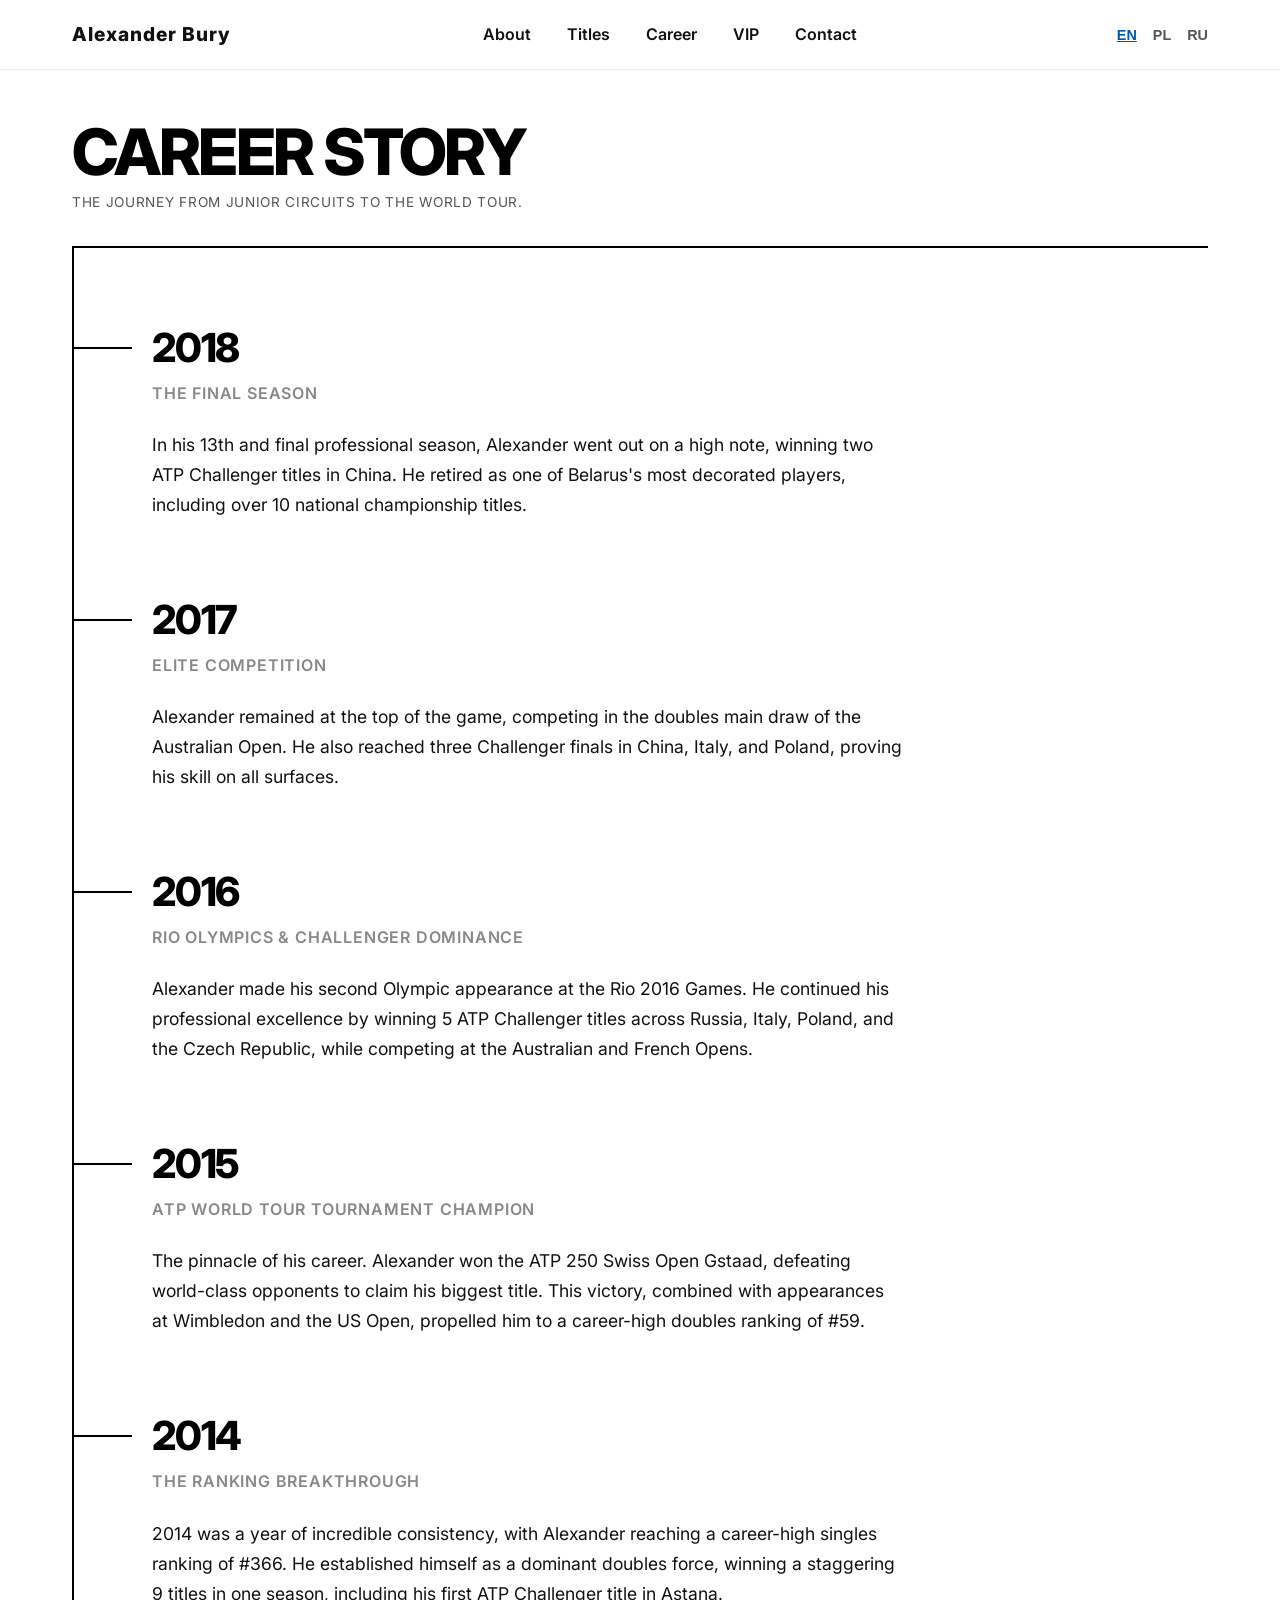
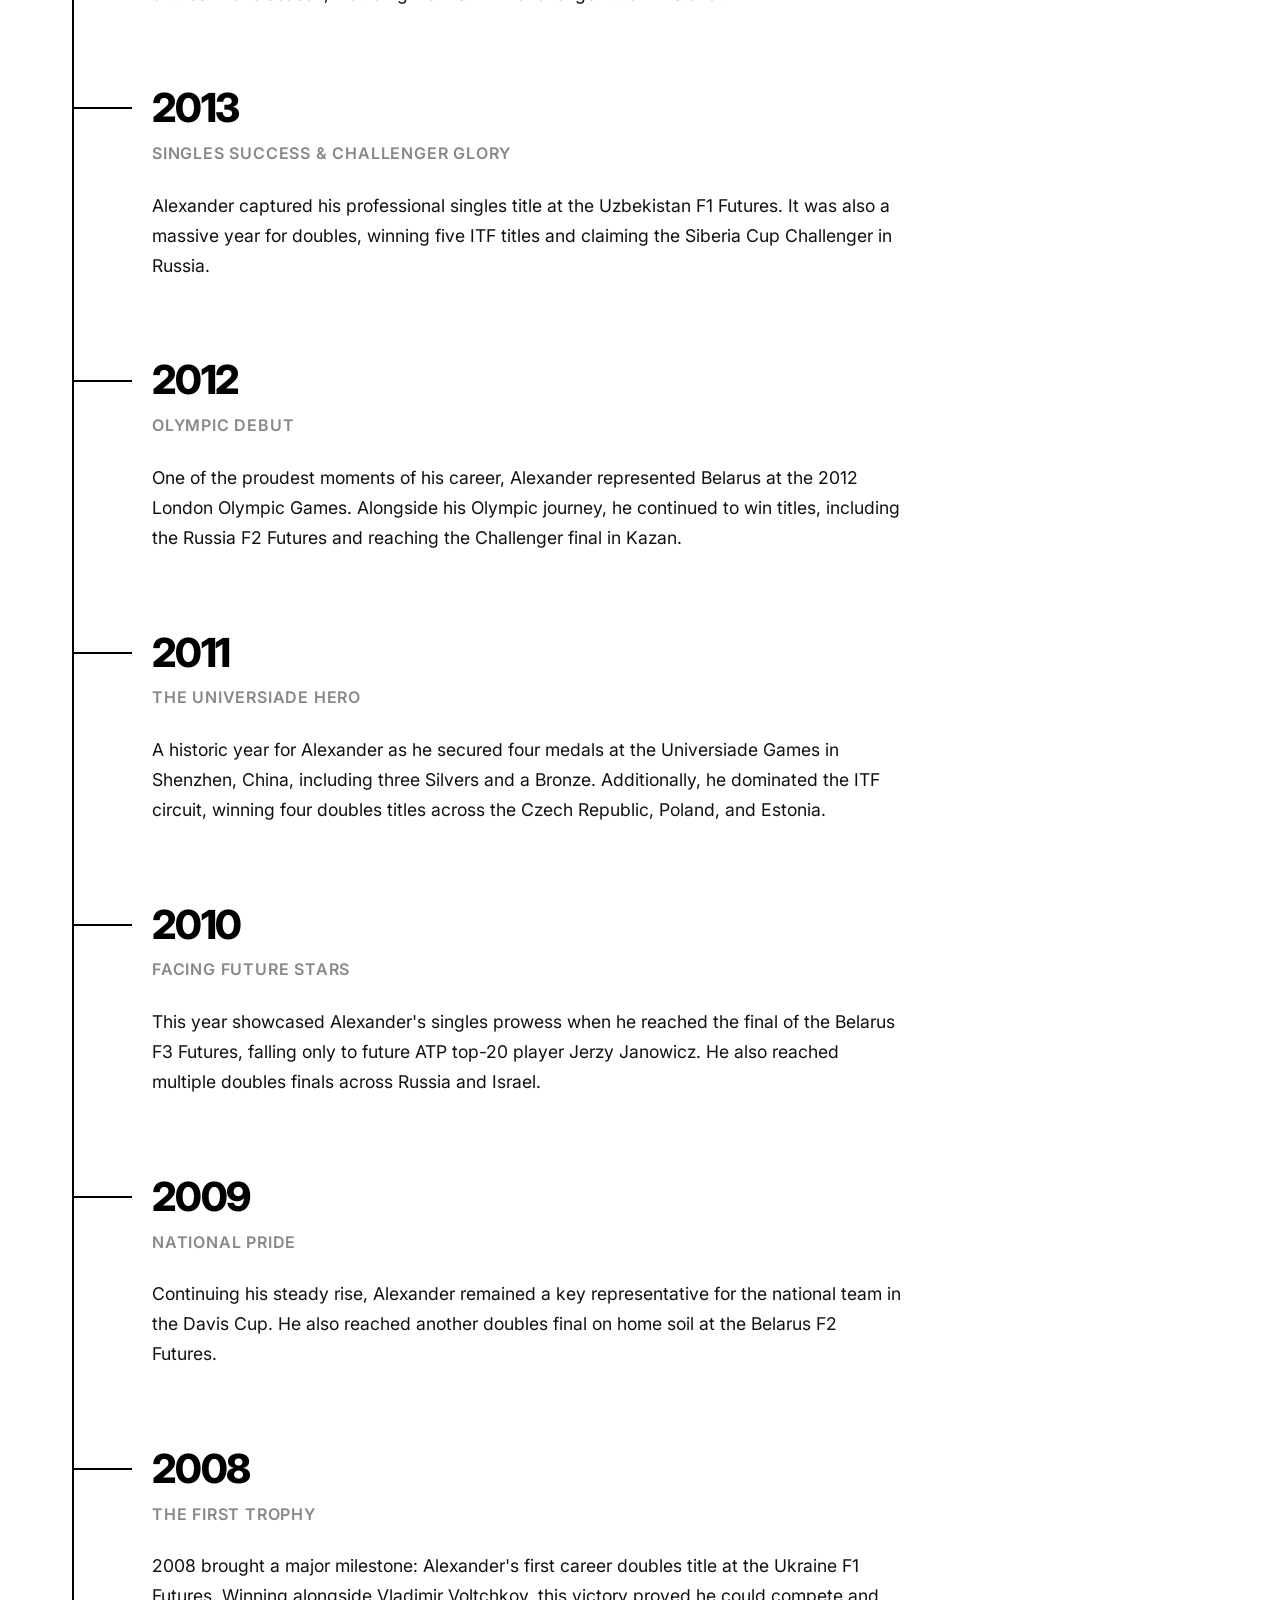
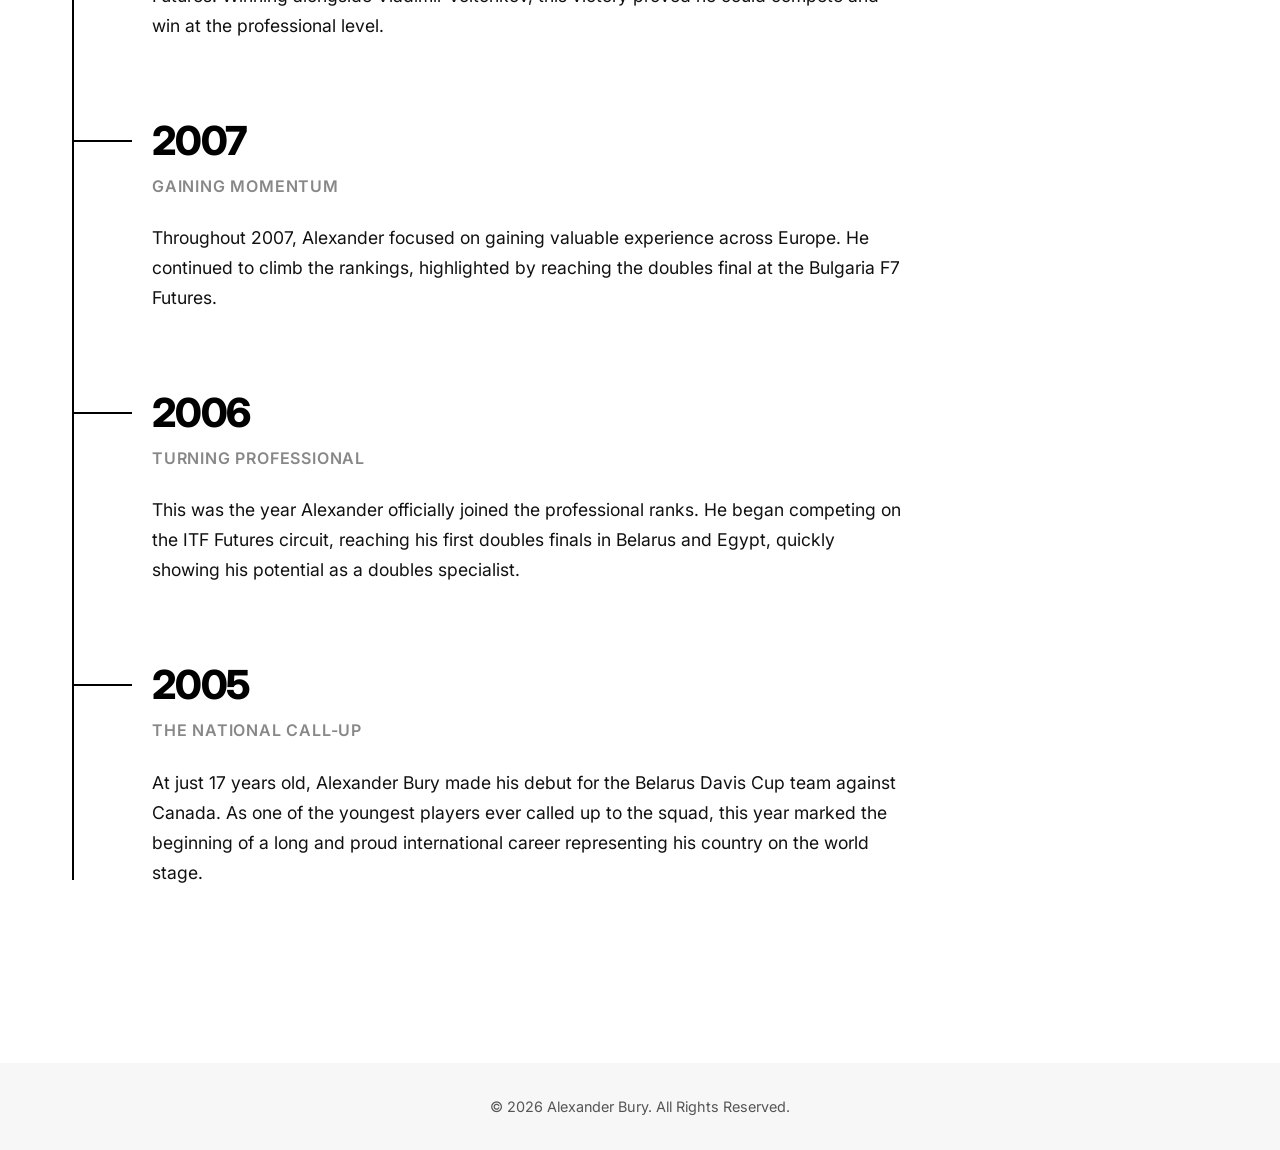
<file: career.html>
<!DOCTYPE html>
<html lang="en">
<head>
	<script>
    	(function() {
        	const lang = localStorage.getItem('siteLang') || 'lang-en';
        	document.documentElement.className = lang;
    	})();
	</script>
    <meta charset="UTF-8">
    <meta name="viewport" content="width=device-width, initial-scale=1.0">
    <title>Career Story | Alexander Bury</title>
    <link rel="preconnect" href="https://fonts.googleapis.com">
    <link rel="preconnect" href="https://fonts.gstatic.com" crossorigin>
    <link href="https://fonts.googleapis.com/css2?family=Inter:wght@300;400;600;800&display=swap" rel="stylesheet">
    <link rel="stylesheet" href="style.css">
</head>
<body class="lang-en">

    <nav class="navbar">
        <div class="nav-container">
            <a href="index.html" class="logo">Alexander Bury</a>
            <button class="hamburger" id="hamburger-menu" aria-label="Menu" aria-expanded="false">
                <svg class="icon-burger" width="30" height="30" viewBox="0 0 24 24" fill="none" xmlns="http://www.w3.org/2000/svg">
                    <path d="M3 6H21V8H3V6ZM3 11H21V13H3V11ZM3 16H21V18H3V16Z" fill="currentColor"/>
                </svg>
                <svg class="icon-close" width="30" height="30" viewBox="0 0 24 24" fill="none" xmlns="http://www.w3.org/2000/svg">
                    <path d="M19 6.41L17.59 5L12 10.59L6.41 5L5 6.41L10.59 12L5 17.59L6.41 19L12 13.41L17.59 19L19 17.59L13.41 12L19 6.41Z" fill="currentColor"/>
                </svg>
            </button>
            <div class="nav-links" id="nav-links">
                <a href="index.html#about"><span class="en">About</span><span class="pl">O mnie</span><span class="ru">Обо мне</span></a>
                <a href="titles.html"><span class="en">Titles</span><span class="pl">Tytuły</span><span class="ru">Титулы</span></a>
                <a href="career.html"><span class="en">Career</span><span class="pl">Kariera</span><span class="ru">Карьера</span></a>
                <a href="vip.html"><span class="en">VIP</span><span class="pl">VIP</span><span class="ru">VIP</span></a>
                <a href="index.html#location"><span class="en">Contact</span><span class="pl">Kontakt</span><span class="ru">Контакты</span></a>
            </div>
            <div class="lang-switcher">
                <div class="lang-desktop">
                    <button class="lang-btn" data-lang="en" id="btn-en">EN</button>
                    <button class="lang-btn" data-lang="pl" id="btn-pl">PL</button>
                    <button class="lang-btn" data-lang="ru" id="btn-ru">RU</button>
                </div>
                <div class="lang-mobile-dropdown" id="lang-menu">
                    <button class="lang-trigger" id="lang-trigger">
                        <span id="current-lang-text">EN</span>
        			<svg class="icon-down" xmlns="http://www.w3.org/2000/svg" width="18" height="18" viewBox="0 0 24 24" fill="none" stroke="currentColor" stroke-width="2.5" stroke-linecap="round" stroke-linejoin="round"><path d="M6 9l6 6l6 -6"/></svg>
        			<svg class="icon-up" style="display: none;" xmlns="http://www.w3.org/2000/svg" width="18" height="18" viewBox="0 0 24 24" fill="none" stroke="currentColor" stroke-width="2.5" stroke-linecap="round" stroke-linejoin="round"><path d="M6 15l6 -6l6 6"/></svg>
                    </button>
                    <div class="lang-options">
                        <div class="lang-option" data-lang="en">English</div>
                        <div class="lang-option" data-lang="pl">Polski</div>
                        <div class="lang-option" data-lang="ru">Русский</div>
                    </div>
                </div>
            </div>
        </div>
    </nav>

    <section class="section-padding minimal-page mt-4">
        <div class="container">
            <div class="minimal-header border-bottom">
                <h1 class="anim-fade-in">
                    <span class="en">Career Story</span>
                    <span class="pl">Historia Kariery</span>
                    <span class="ru">История карьеры</span>
                </h1>
                <p class="minimal-subtitle anim-fade-in">
                    <span class="en">The journey from junior circuits to the world tour.</span>
                    <span class="pl">Droga od turniejów juniorskich do turniejów światowych.</span>
                    <span class="ru">Путь от юниорских турниров к мировому туру.</span>
                </p>
            </div>

            <div class="premium-vertical-timeline">

                <div class="v-timeline-item">
                    <div class="v-timeline-content">
                        <div class="v-timeline-date anim-slide-right">2018</div>
                        <div class="v-timeline-subtitle anim-slide-right">
                            <span class="en">The Final Season</span>
                            <span class="pl">Ostatni sezon</span>
                            <span class="ru">Последний сезон</span>
                        </div>
                        <p class="v-timeline-text anim-fade-in">
                            <span class="en">In his 13th and final professional season, Alexander went out on a high note, winning two ATP Challenger titles in China. He retired as one of Belarus's most decorated players, including over 10 national championship titles.</span>
                            <span class="pl">W swoim trzynastym i ostatnim profesjonalnym sezonie Alexander pożegnał się z kortami w wielkim stylu, wygrywając dwa tytuły ATP Challenger w Chinach. Przeszedł na emeryturę jako jeden z najbardziej utytułowanych zawodników na Białorusi, mając na koncie ponad 10 tytułów mistrza kraju.</span>
                            <span class="ru">В своём 13-м и последнем профессиональном сезоне Александр завершил карьеру на высокой ноте, выиграв два титула ATP Challenger в Китае. Он завершил карьеру как один из самых титулованных игроков Беларуси, включая более 10 побед на национальных чемпионатах.</span>
                        </p>
                    </div>
                </div>

                <div class="v-timeline-item">
                    <div class="v-timeline-content">
                        <div class="v-timeline-date anim-slide-right">2017</div>
                        <div class="v-timeline-subtitle anim-slide-right">
                            <span class="en">Elite Competition</span>
                            <span class="pl">Elitarna rywalizacja</span>
                            <span class="ru">Элитная конкуренция</span>
                        </div>
                        <p class="v-timeline-text anim-fade-in">
                            <span class="en">Alexander remained at the top of the game, competing in the doubles main draw of the Australian Open. He also reached three Challenger finals in China, Italy, and Poland, proving his skill on all surfaces.</span>
                            <span class="pl">Alexander utrzymał się w światowej czołówce, rywalizując w drabince głównej debla Australian Open. Dotarł także do trzech finałów Challengerów w Chinach, we Włoszech i w Polsce, udowadniający swoje umiejętności na każdej nawierzchni.</span>
                            <span class="ru">Александр продолжал выступать на высшем уровне, участвуя в основной сетке парного разряда Australian Open. Он также дошёл до трёх финалов турниров Challenger в Китае, Италии и Польше, подтверждая свой уровень на всех покрытиях.</span>
                        </p>
                    </div>
                </div>

                <div class="v-timeline-item">
                    <div class="v-timeline-content">
                        <div class="v-timeline-date anim-slide-right">2016</div>
                        <div class="v-timeline-subtitle anim-slide-right">
                            <span class="en">Rio Olympics & Challenger Dominance</span>
                            <span class="pl">Igrzyska w Rio i dominacja w Challengerach</span>
                            <span class="ru">Олимпиада в Рио и доминирование на Challenger</span>
                        </div>
                        <p class="v-timeline-text anim-fade-in">
                            <span class="en">Alexander made his second Olympic appearance at the Rio 2016 Games. He continued his professional excellence by winning 5 ATP Challenger titles across Russia, Italy, Poland, and the Czech Republic, while competing at the Australian and French Opens.</span>
                            <span class="pl">Alexander po raz drugi wystąpił na Igrzyskach Olimpijskich, tym razem w Rio w 2016 roku. Kontynuował profesjonalną passę, wygrywając 5 tytułów ATP Challenger w Rosji, Włoszech, Polsce i Czechach, jednocześnie rywalizując w Australian Open i Roland Garros.</span>
                            <span class="ru">Александр принял участие во второй Олимпиаде — Играх 2016 года в Рио. Он продолжил демонстрировать высокий уровень, выиграв 5 титулов ATP Challenger в России, Италии, Польше и Чехии, а также выступая на Australian Open и Roland Garros.</span>
                        </p>
                    </div>
                </div>

                <div class="v-timeline-item">
                    <div class="v-timeline-content">
                        <div class="v-timeline-date anim-slide-right">2015</div>
                        <div class="v-timeline-subtitle anim-slide-right">
                            <span class="en">ATP World Tour Tournament Champion</span>
                            <span class="pl">Zwycięzca Turnieju ATP World Tour</span>
                            <span class="ru">Победитель турнира ATP World Tour</span>
                        </div>
                        <p class="v-timeline-text anim-fade-in">
                            <span class="en">The pinnacle of his career. Alexander won the ATP 250 Swiss Open Gstaad, defeating world-class opponents to claim his biggest title. This victory, combined with appearances at Wimbledon and the US Open, propelled him to a career-high doubles ranking of #59.</span>
                            <span class="pl">Szczytowy punkt kariery. Alexander wygrał turniej ATP 250 Swiss Open Gstaad, pokonując światowej klasy przeciwników i zdobywając swój najważniejszy tytuł. To zwycięstwo, w połączeniu z występami na Wimbledonie i US Open, wywindowało go na najwyższe w karierze, 59. miejsce w rankingu deblowym.</span>
                            <span class="ru">Вершина его карьеры. Александр выиграл турнир ATP 250 Swiss Open в Гштааде, обыграв соперников мирового уровня и завоевав свой самый значимый титул. Эта победа, вместе с участием на Уимблдоне и US Open, позволила ему подняться до наивысшего в карьере рейтинга в парном разряде — №59.</span>
                        </p>
                    </div>
                </div>

                <div class="v-timeline-item">
                    <div class="v-timeline-content">
                        <div class="v-timeline-date anim-slide-right">2014</div>
                        <div class="v-timeline-subtitle anim-slide-right">
                            <span class="en">The Ranking Breakthrough</span>
                            <span class="pl">Przełom w rankingu</span>
                            <span class="ru">Прорыв в рейтинге</span>
                        </div>
                        <p class="v-timeline-text anim-fade-in">
                            <span class="en">2014 was a year of incredible consistency, with Alexander reaching a career-high singles ranking of #366. He established himself as a dominant doubles force, winning a staggering 9 titles in one season, including his first ATP Challenger title in Astana.</span>
                            <span class="pl">Rok 2014 był czasem niesamowitej powtarzalności, w którym Alexander osiągnął najwyższy w karierze ranking singlowy – nr 366. Ugruntował swoją pozycję jako dominująca siła w deblu, wygrywając rekordowe 9 tytułów w jednym sezonie, w tym swój pierwszy tytuł ATP Challenger w Astanie.</span>
                            <span class="ru">2014 год стал годом невероятной стабильности — Александр достиг наивысшего в карьере рейтинга в одиночном разряде №366. Он утвердился как доминирующий игрок в парном разряде, завоевав впечатляющие 9 титулов за один сезон, включая свой первый титул ATP Challenger в Астане.</span>
                        </p>
                    </div>
                </div>

                <div class="v-timeline-item">
                    <div class="v-timeline-content">
                        <div class="v-timeline-date anim-slide-right">2013</div>
                        <div class="v-timeline-subtitle anim-slide-right">
                            <span class="en">Singles Success & Challenger Glory</span>
                            <span class="pl">Sukces w singlu i chwała w Challengerach</span>
                            <span class="ru">Успехи в одиночном разряде и триумф на турнирах Challenger</span>
                        </div>
                        <p class="v-timeline-text anim-fade-in">
                            <span class="en">Alexander captured his professional singles title at the Uzbekistan F1 Futures. It was also a massive year for doubles, winning five ITF titles and claiming the Siberia Cup Challenger in Russia.</span>
                            <span class="pl">Alexander zdobył swój profesjonalny tytuł singlowy w turnieju Uzbekistan F1 Futures. Był to również przełomowy rok w deblu – wygrał pięć tytułów ITF oraz triumfował w Challengerze Siberia Cup w Rosji.</span>
                            <span class="ru">Александр завоевал свой профессиональный титул в одиночном разряде на турнире Uzbekistan F1 Futures. Это также был выдающийся год в парном разряде — он выиграл пять титулов ITF и стал победителем турнира серии Challenger Siberia Cup в России.</span>
                        </p>
                    </div>
                </div>

                <div class="v-timeline-item">
                    <div class="v-timeline-content">
                        <div class="v-timeline-date anim-slide-right">2012</div>
                        <div class="v-timeline-subtitle anim-slide-right">
                            <span class="en">Olympic Debut</span>
                            <span class="pl">Olimpijski debiut</span>
                            <span class="ru">Олимпийский дебют</span>
                        </div>
                        <p class="v-timeline-text anim-fade-in">
                            <span class="en">One of the proudest moments of his career, Alexander represented Belarus at the 2012 London Olympic Games. Alongside his Olympic journey, he continued to win titles, including the Russia F2 Futures and reaching the Challenger final in Kazan.</span>
                            <span class="pl">Jeden z najdumniejszych momentów w jego karierze – Alexander reprezentował Białoruś na Igrzyskach Olimpijskich w Londynie w 2012 roku. Równolegle z olimpijską podróżą kontynuował zdobywanie tytułów, w tym w Russia F2 Futures, oraz dotarł do finału Challengera w Kazaniu.</span>
                            <span class="ru">Один из самых гордых моментов его карьеры — участие в Олимпийских играх 2012 года в Лондоне, где Александр представлял Беларусь. Параллельно он продолжал выигрывать титулы, включая турнир Russia F2 Futures, а также дошёл до финала турнира серии Challenger в Казани.</span>
                        </p>
                    </div>
                </div>

                <div class="v-timeline-item">
                    <div class="v-timeline-content">
                        <div class="v-timeline-date anim-slide-right">2011</div>
                        <div class="v-timeline-subtitle anim-slide-right">
                            <span class="en">The Universiade Hero</span>
                            <span class="pl">Bohater Uniwersjady</span>
                            <span class="ru">Герой Универсиады</span>
                        </div>
                        <p class="v-timeline-text anim-fade-in">
                            <span class="en">A historic year for Alexander as he secured four medals at the Universiade Games in Shenzhen, China, including three Silvers and a Bronze. Additionally, he dominated the ITF circuit, winning four doubles titles across the Czech Republic, Poland, and Estonia.</span>
                            <span class="pl">Historyczny rok dla Alexandera, w którym zdobył cztery medale na Uniwersjadzie w Shenzhen w Chinach, w tym trzy srebrne i jeden brązowy. Dodatkowo zdominował cykl ITF, zdobywając cztery tytuły deblowe w Czechach, Polsce i Estonii.</span>
                            <span class="ru">Исторический год для Александра — он завоевал четыре медали на Всемирной Универсиаде в Шэньчжэне (Китай), включая три серебряные и одну бронзовую. Кроме того, он доминировал на турнирах ITF, выиграв четыре титула в парном разряде в Чехии, Польше и Эстонии.</span>
                        </p>
                    </div>
                </div>

                <div class="v-timeline-item">
                    <div class="v-timeline-content">
                        <div class="v-timeline-date anim-slide-right">2010</div>
                        <div class="v-timeline-subtitle anim-slide-right">
                            <span class="en">Facing Future Stars</span>
                            <span class="pl">W starciu z przyszłymi gwiazdami</span>
                            <span class="ru">Против будущих звёзд</span>
                        </div>
                        <p class="v-timeline-text anim-fade-in">
                            <span class="en">This year showcased Alexander's singles prowess when he reached the final of the Belarus F3 Futures, falling only to future ATP top-20 player Jerzy Janowicz. He also reached multiple doubles finals across Russia and Israel.</span>
                            <span class="pl">Ten rok pokazał umiejętności singlowe Alexandera, gdy dotarł do finału turnieju Belarus F3 Futures, ulegając jedynie przyszłemu zawodnikowi top 20 ATP, Jerzemu Janowiczowi. Dotarł także do wielu finałów deblowych w Rosji i Izraelu.</span>
                            <span class="ru">Этот год продемонстрировал силу Александра в одиночной игре — он дошёл до финала турнира Belarus F3 Futures, уступив лишь будущему игроку топ-20 ATP Ежи Яновичу. Также он выходил в несколько финалов в парном разряде на турнирах в России и Израиле.</span>
                        </p>
                    </div>
                </div>

                <div class="v-timeline-item">
                    <div class="v-timeline-content">
                        <div class="v-timeline-date anim-slide-right">2009</div>
                        <div class="v-timeline-subtitle anim-slide-right">
                            <span class="en">National Pride</span>
                            <span class="pl">Duma narodowa</span>
                            <span class="ru">Национальная гордость</span>
                        </div>
                        <p class="v-timeline-text anim-fade-in">
                            <span class="en">Continuing his steady rise, Alexander remained a key representative for the national team in the Davis Cup. He also reached another doubles final on home soil at the Belarus F2 Futures.</span>
                            <span class="pl">Kontynuując stabilny wzrost, Alexander pozostał kluczowym reprezentantem drużyny narodowej w Pucharze Davisa. Dotarł także do kolejnego finału debla na własnym terenie podczas turnieju Belarus F2 Futures.</span>
                            <span class="ru">Продолжая уверенное развитие, Александр оставался ключевым игроком национальной сборной в Кубке Дэвиса. Он также дошёл до ещё одного финала в парном разряде на домашнем турнире Belarus F2 Futures.</span>
                        </p>
                    </div>
                </div>

                <div class="v-timeline-item">
                    <div class="v-timeline-content">
                        <div class="v-timeline-date anim-slide-right">2008</div>
                        <div class="v-timeline-subtitle anim-slide-right">
                            <span class="en">The First Trophy</span>
                            <span class="pl">Pierwsze trofeum</span>
                            <span class="ru">Первый титул</span>
                        </div>
                        <p class="v-timeline-text anim-fade-in">
                            <span class="en">2008 brought a major milestone: Alexander's first career doubles title at the Ukraine F1 Futures. Winning alongside Vladimir Voltchkov, this victory proved he could compete and win at the professional level.</span>
                            <span class="pl">Rok 2008 przyniósł ważny kamień milowy: pierwszy w karierze tytuł deblowy Alexandera w turnieju Ukraine F1 Futures. Wygrana u boku Vladimira Voltchkova potwierdziła, że potrafi on rywalizować i zwyciężać na poziomie profesjonalnym.</span>
                            <span class="ru">2008 год стал важной вехой: Александр завоевал свой первый титул в парном разряде на турнире Ukraine F1 Futures. Победа в паре с Владимиром Волчковым доказала, что он способен успешно выступать и побеждать на профессиональном уровне.</span>
                        </p>
                    </div>
                </div>

                <div class="v-timeline-item">
                    <div class="v-timeline-content">
                        <div class="v-timeline-date anim-slide-right">2007</div>
                        <div class="v-timeline-subtitle anim-slide-right">
                            <span class="en">Gaining Momentum</span>
                            <span class="pl">Budowanie doświadczenia</span>
                            <span class="ru">Набор формы</span>
                        </div>
                        <p class="v-timeline-text anim-fade-in">
                            <span class="en">Throughout 2007, Alexander focused on gaining valuable experience across Europe. He continued to climb the rankings, highlighted by reaching the doubles final at the Bulgaria F7 Futures.</span>
                            <span class="pl">Przez cały 2007 rok Alexander skupiał się na zdobywaniu cennego doświadczenia w całej Europie. Kontynuował wspinaczkę w rankingach, czego zwieńczeniem był finał debla w turnieju Bulgaria F7 Futures.</span>
                            <span class="ru">В течение 2007 года Александр сосредоточился на получении ценного опыта на турнирах по всей Европе. Он продолжал подниматься в рейтинге, отметившись выходом в финал парного разряда на турнире Bulgaria F7 Futures.</span>
                        </p>
                    </div>
                </div>

                <div class="v-timeline-item">
                    <div class="v-timeline-content">
                        <div class="v-timeline-date anim-slide-right">2006</div>
                        <div class="v-timeline-subtitle anim-slide-right">
                            <span class="en">Turning Professional</span>
                            <span class="pl">Przejście na zawodowstwo</span>
                            <span class="ru">Переход в профессионалы</span>
                        </div>
                        <p class="v-timeline-text anim-fade-in">
                            <span class="en">This was the year Alexander officially joined the professional ranks. He began competing on the ITF Futures circuit, reaching his first doubles finals in Belarus and Egypt, quickly showing his potential as a doubles specialist.</span>
                            <span class="pl">W tym roku Alexander oficjalnie dołączył do grona profesjonalistów. Zaczął rywalizować w cyklu ITF Futures, docierając do swoich pierwszych finałów deblowych na Białorusi i w Egipcie, szybko wykazując potencjał jako specjalista od gry podwójnej.</span>
                            <span class="ru">В этом году Александр официально начал профессиональную карьеру. Он начал выступать на турнирах серии ITF Futures, дойдя до своих первых финалов в парном разряде в Беларуси и Египте, быстро продемонстрировав свой потенциал как специалиста по парной игре.</span>
                        </p>
                    </div>
                </div>

                <div class="v-timeline-item">
                    <div class="v-timeline-content">
                        <div class="v-timeline-date anim-slide-right">2005</div>
                        <div class="v-timeline-subtitle anim-slide-right">
                            <span class="en">The National Call-Up</span>
                            <span class="pl">Powołanie do kadry narodowej</span>
                            <span class="ru">Вызов в национальную сборную</span>
                        </div>
                        <p class="v-timeline-text anim-fade-in">
                            <span class="en">At just 17 years old, Alexander Bury made his debut for the Belarus Davis Cup team against Canada. As one of the youngest players ever called up to the squad, this year marked the beginning of a long and proud international career representing his country on the world stage.</span>
                            <span class="pl">W wieku zaledwie 17 lat Alexander Bury zadebiutował w reprezentacji Białorusi w Pucharze Davisa w meczu przeciwko Kanadzie. Jako jeden z najmłodszych zawodników w historii powołanych do kadry, rok ten rozpoczął jego długą i dumną karierę reprezentowania kraju na arenie międzynarodowej.</span>
                            <span class="ru">В возрасте всего 17 лет Александр Буры дебютировал в составе сборной Беларуси в Кубке Дэвиса в матче против Канады. Будучи одним из самых молодых игроков, когда-либо вызванных в команду, этот год стал началом долгой и яркой международной карьеры, представляя свою страну на мировой арене.</span>
                        </p>
                    </div>
                </div>

            </div>
        </div>
    </section>

    <footer>
        <div class="container text-center">
            <p>© 2026 Alexander Bury. All Rights Reserved.</p>
        </div>
    </footer>

    <script src="script.js"></script>
</body>
</html>
</file>
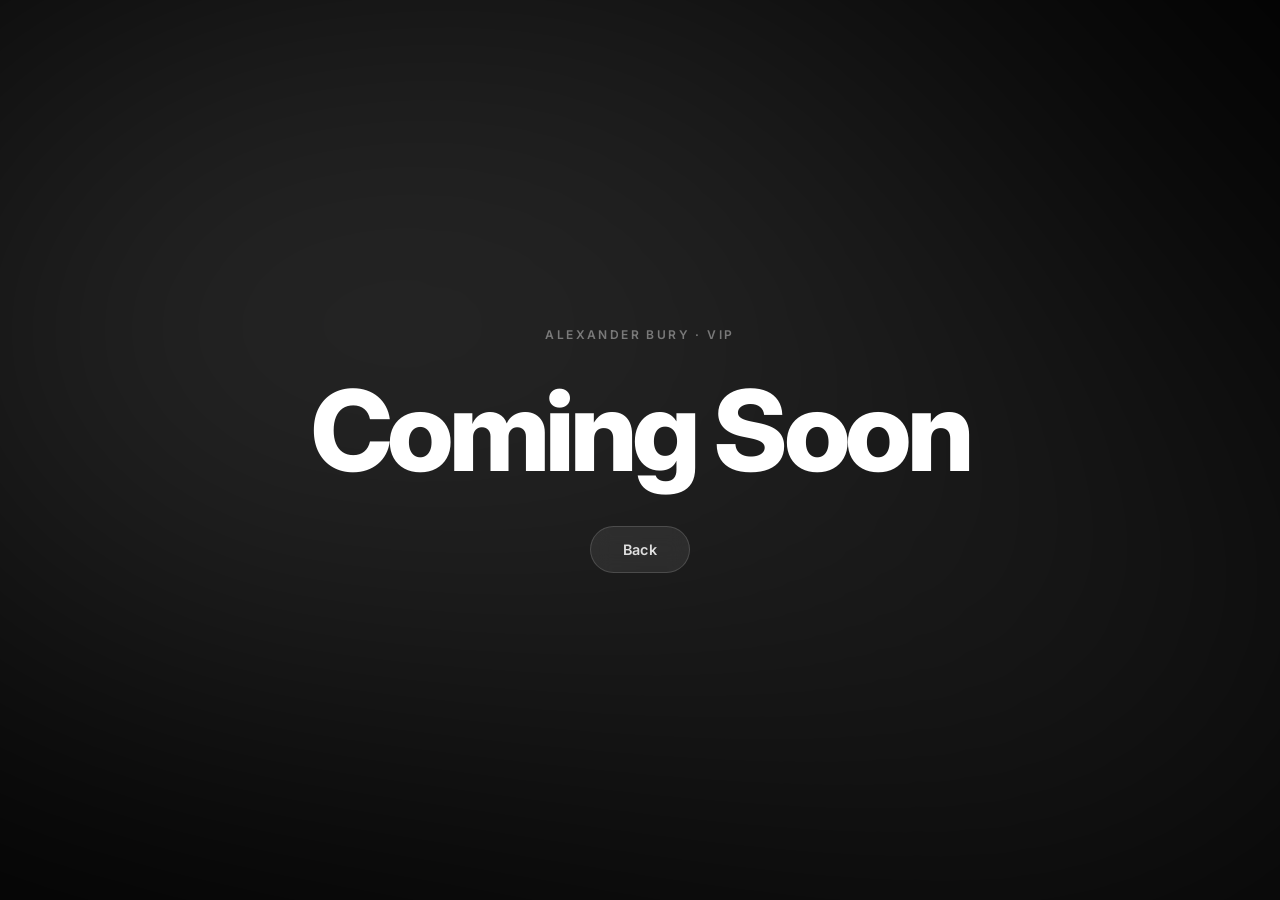
<file: vip (2).html>
<!DOCTYPE html>
<html lang="en">
<head>
    <meta charset="UTF-8">
    <meta name="viewport" content="width=device-width, initial-scale=1.0">
    <title>VIP | Coming Soon</title>
    <link rel="preconnect" href="https://fonts.googleapis.com">
    <link rel="preconnect" href="https://fonts.gstatic.com" crossorigin>
    <link href="https://fonts.googleapis.com/css2?family=Inter:wght@300;400;600;800&display=swap" rel="stylesheet">

    <style>
        /* ================================================
           VIP COMING SOON — isolated styles
           (no style.css imported intentionally)
        ================================================ */

        *, *::before, *::after {
            margin: 0;
            padding: 0;
            box-sizing: border-box;
        }

        html, body {
            width: 100%;
            height: 100%;
        }

        body {
            font-family: 'Inter', sans-serif;
            display: flex;
            align-items: center;
            justify-content: center;
            min-height: 100vh;
            overflow: hidden;
            background: #000000;
        }

        /* Blurry gradient background */
        .bg {
            position: fixed;
            inset: 0;
            z-index: 0;
            background: radial-gradient(ellipse at 25% 40%, rgba(55, 55, 55, 0.9) 0%, transparent 55%),
                        radial-gradient(ellipse at 75% 65%, rgba(30, 30, 30, 0.95) 0%, transparent 50%),
                        radial-gradient(ellipse at 50% 20%, rgba(40, 40, 40, 0.7) 0%, transparent 45%),
                        #000000;
            filter: blur(140px);
            transform: scale(1.3);
        }

        /* Noise grain overlay */
        .bg::after {
            content: '';
            position: absolute;
            inset: 0;
            background-image: url("data:image/svg+xml,%3Csvg viewBox='0 0 200 200' xmlns='http://www.w3.org/2000/svg'%3E%3Cfilter id='noise'%3E%3CfeTurbulence type='fractalNoise' baseFrequency='0.9' numOctaves='4' stitchTiles='stitch'/%3E%3C/filter%3E%3Crect width='100%25' height='100%25' filter='url(%23noise)' opacity='0.04'/%3E%3C/svg%3E");
            opacity: 0.15;
            pointer-events: none;
        }

        /* Content */
        .content {
            position: relative;
            z-index: 1;
            text-align: center;
            display: flex;
            flex-direction: column;
            align-items: center;
            gap: 2rem;
        }

        .label {
            font-size: 0.75rem;
            font-weight: 600;
            letter-spacing: 0.2em;
            text-transform: uppercase;
            color: rgba(255, 255, 255, 0.4);
        }

        h1 {
            font-size: clamp(3rem, 10vw, 7rem);
            font-weight: 800;
            color: #ffffff;
            letter-spacing: -0.04em;
            line-height: 1;
        }

        .btn-return {
            display: inline-block;
            margin-top: 0.5rem;
            padding: 14px 32px;
            background: rgba(255, 255, 255, 0.08);
            color: rgba(255, 255, 255, 0.85);
            border: 1px solid rgba(255, 255, 255, 0.15);
            border-radius: 50px;
            font-family: 'Inter', sans-serif;
            font-size: 0.9rem;
            font-weight: 600;
            text-decoration: none;
            letter-spacing: 0.02em;
            backdrop-filter: blur(10px);
            -webkit-backdrop-filter: blur(10px);
            transition: background 0.25s ease, border-color 0.25s ease, color 0.25s ease;
        }

        .btn-return:hover {
            background: rgba(255, 255, 255, 0.15);
            border-color: rgba(255, 255, 255, 0.3);
            color: #ffffff;
        }
    </style>
</head>
<body>

    <div class="bg"></div>

    <div class="content">
        <span class="label">Alexander Bury · VIP</span>
        <h1>Coming Soon</h1>
        <a href="index.html" class="btn-return">Back</a>
    </div>

</body>
</html>
</file>
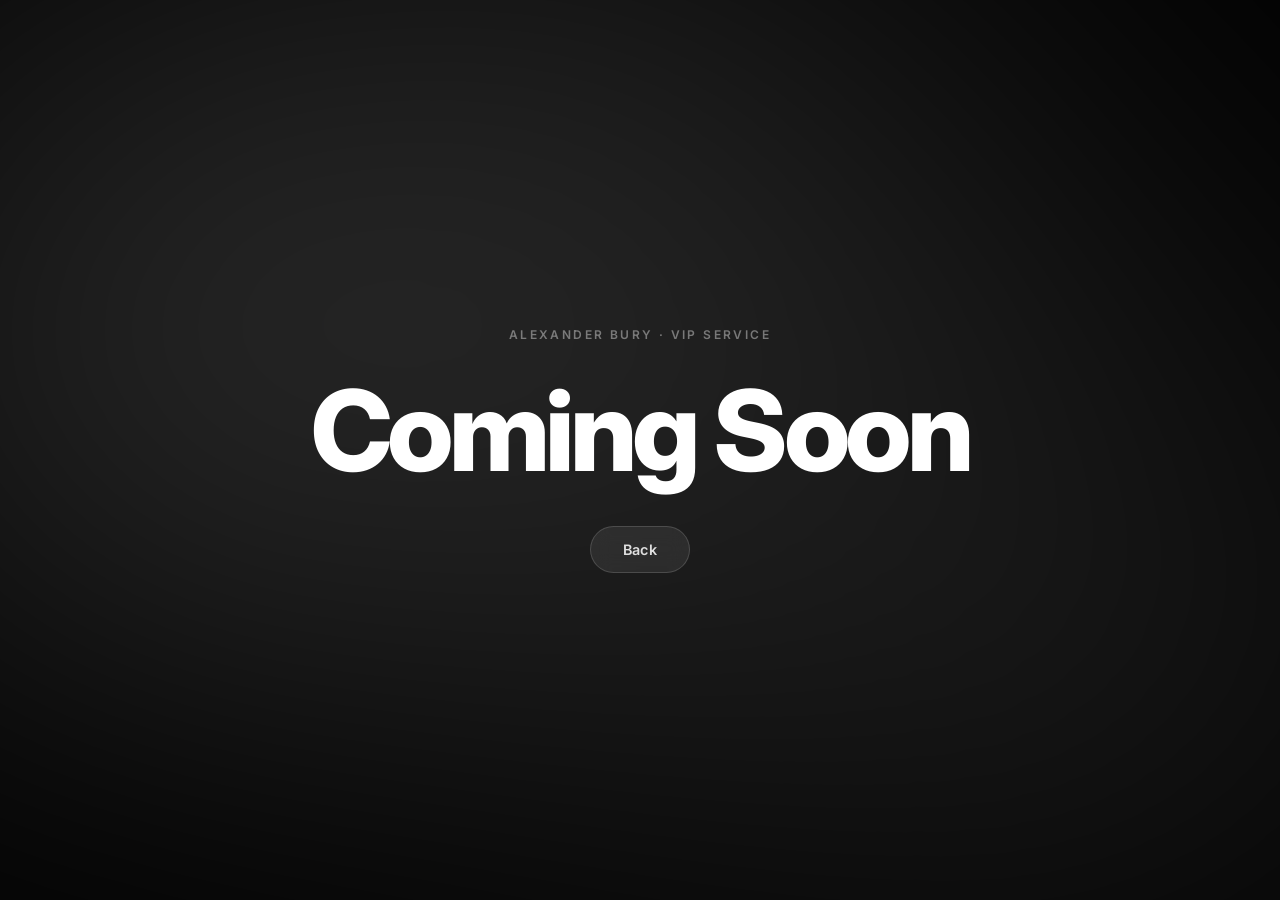
<file: vip.html>
<!DOCTYPE html>
<html lang="en">
<head>
    <meta charset="UTF-8">
    <meta name="viewport" content="width=device-width, initial-scale=1.0">
    <title>VIP | Coming Soon</title>
    <link rel="preconnect" href="https://fonts.googleapis.com">
    <link rel="preconnect" href="https://fonts.gstatic.com" crossorigin>
    <link href="https://fonts.googleapis.com/css2?family=Inter:wght@300;400;600;800&display=swap" rel="stylesheet">

    <style>
        /* ================================================
           VIP COMING SOON — isolated styles
           (no style.css imported intentionally)
        ================================================ */

        *, *::before, *::after {
            margin: 0;
            padding: 0;
            box-sizing: border-box;
        }

        html, body {
            width: 100%;
            height: 100%;
        }

        body {
            font-family: 'Inter', sans-serif;
            display: flex;
            align-items: center;
            justify-content: center;
            min-height: 100vh;
            overflow: hidden;
            background: #000000;
        }

        /* Blurry gradient background */
        .bg {
            position: fixed;
            inset: 0;
            z-index: 0;
            background: radial-gradient(ellipse at 25% 40%, rgba(55, 55, 55, 0.9) 0%, transparent 55%),
                        radial-gradient(ellipse at 75% 65%, rgba(30, 30, 30, 0.95) 0%, transparent 50%),
                        radial-gradient(ellipse at 50% 20%, rgba(40, 40, 40, 0.7) 0%, transparent 45%),
                        #000000;
            filter: blur(140px);
            transform: scale(1.3);
        }

        /* Noise grain overlay */
        .bg::after {
            content: '';
            position: absolute;
            inset: 0;
            background-image: url("data:image/svg+xml,%3Csvg viewBox='0 0 200 200' xmlns='http://www.w3.org/2000/svg'%3E%3Cfilter id='noise'%3E%3CfeTurbulence type='fractalNoise' baseFrequency='0.9' numOctaves='4' stitchTiles='stitch'/%3E%3C/filter%3E%3Crect width='100%25' height='100%25' filter='url(%23noise)' opacity='0.04'/%3E%3C/svg%3E");
            opacity: 0.15;
            pointer-events: none;
        }

        /* Content */
        .content {
            position: relative;
            z-index: 1;
            text-align: center;
            display: flex;
            flex-direction: column;
            align-items: center;
            gap: 2rem;
        }

        .label {
            font-size: 0.75rem;
            font-weight: 600;
            letter-spacing: 0.2em;
            text-transform: uppercase;
            color: rgba(255, 255, 255, 0.4);
        }

        h1 {
            font-size: clamp(3rem, 10vw, 7rem);
            font-weight: 800;
            color: #ffffff;
            letter-spacing: -0.04em;
            line-height: 1;
        }

        .btn-return {
            display: inline-block;
            margin-top: 0.5rem;
            padding: 14px 32px;
            background: rgba(255, 255, 255, 0.08);
            color: rgba(255, 255, 255, 0.85);
            border: 1px solid rgba(255, 255, 255, 0.15);
            border-radius: 50px;
            font-family: 'Inter', sans-serif;
            font-size: 0.9rem;
            font-weight: 600;
            text-decoration: none;
            letter-spacing: 0.02em;
            backdrop-filter: blur(10px);
            -webkit-backdrop-filter: blur(10px);
            transition: background 0.25s ease, border-color 0.25s ease, color 0.25s ease;
        }

        .btn-return:hover {
            background: rgba(255, 255, 255, 0.15);
            border-color: rgba(255, 255, 255, 0.3);
            color: #ffffff;
        }
    </style>
</head>
<body>

    <div class="bg"></div>

    <div class="content">
        <span class="label">Alexander Bury · VIP Service</span>
        <h1>Coming Soon</h1>
        <a href="index.html" class="btn-return">Back</a>
    </div>

</body>
</html>
</file>
<file: style.css>
/* ==========================================================================
   SPIS TREŚCI:
   01. Variables & Reset
   02. Global & Typography
   03. Utilities & Layout
   04. Buttons
   05. Components
       - Navigation
       - Hero Section
       - Achievements
       - Vertical Timeline
       - E-commerce Grid (Titles Page)
       - VIP Page
       - Career Gallery
       - Testimonials
       - Location / Map
       - Footer
   06. Animations
   07. Media Queries (max-width: 768px)
   ========================================================================== */


/* ==========================================================================
   01. VARIABLES & RESET
   ========================================================================== */

:root {
    --bg-main: #ffffff;
    --bg-light: #f7f7f7;
    --text-dark: #111111;
    --text-muted: #555555;
    --accent: #0056b3;
    --whatsapp: #25D366;
}

* {
    margin: 0;
    padding: 0;
    box-sizing: border-box;
}

a, button, input, select, textarea, .testi-dots, .whatsapp-btn {
    -webkit-tap-highlight-color: transparent;
    outline: none;
}

html {
    scroll-behavior: smooth;
    overflow-x: hidden;
}

body {
    font-family: 'Inter', sans-serif;
    color: var(--text-dark);
    background-color: var(--bg-main);
    line-height: 1.6;
    overflow-x: hidden;
    width: 100%;
    position: relative;
}

/* Language toggle logic */
body.lang-en .pl, body.lang-en .ru { display: none !important; }
body.lang-pl .en, body.lang-pl .ru { display: none !important; }
body.lang-ru .en, body.lang-ru .pl { display: none !important; }


/* ==========================================================================
   02. GLOBAL & TYPOGRAPHY
   ========================================================================== */

h1, h2, h3 {
    font-weight: 800;
    margin-bottom: 1rem;
}

h1 { font-size: 3.5rem; line-height: 1.1; }
h2 { font-size: 2.5rem; }

.subtitle {
    font-size: 1.2rem;
    color: var(--text-muted);
    margin-bottom: 2rem;
}


/* ==========================================================================
   03. UTILITIES & LAYOUT
   ========================================================================== */

.text-center { text-align: center; }
.mb-2 { margin-bottom: 2rem; }
.mt-4 { margin-top: 1.5rem; }
.bg-light { background-color: var(--bg-light); }
.section-padding { padding: 6rem 0; }

.container {
    max-width: 1200px;
    margin: 0 auto;
    padding: 0 2rem;
}

.shadow-img {
    width: 100%;
    border-radius: 20px;
    display: block;
    box-shadow: 0 10px 30px rgba(0,0,0,0.08);
    overflow: hidden;
}

.desktop-only-img {
    width: 100%;
    height: 280px;
    object-fit: cover;
    border-radius: 20px;
    box-shadow: 0 10px 30px rgba(0,0,0,0.08);
    overflow: hidden;
}

.mobile-only-img {
    display: none;
}

.split-layout {
    display: grid;
    grid-template-columns: 1fr 1fr;
    gap: 4rem;
    align-items: center;
}

.row-reverse { direction: rtl; }
.row-reverse > * { direction: ltr; }

/* Minimal / Off-White Premium Base */
.minimal-page {
    background-color: var(--bg-main);
    color: #000;
}

.minimal-header { margin-bottom: 4rem; }

.minimal-header.border-bottom {
    border-bottom: 2px solid #000;
    padding-bottom: 2rem;
    margin-bottom: 0;
}

.minimal-header h1 {
    font-size: 4rem;
    font-weight: 800;
    text-transform: uppercase;
    letter-spacing: -0.04em;
    line-height: 1;
    margin-bottom: 0.5rem;
}

.minimal-subtitle {
    font-family: 'Inter', sans-serif;
    text-transform: uppercase;
    font-size: 0.85rem;
    letter-spacing: 0.05em;
    color: var(--text-muted);
}


/* ==========================================================================
   04. BUTTONS
   ========================================================================== */

.btn {
    display: inline-flex;
    align-items: center;
    justify-content: center;
    padding: 1rem 2rem;
    text-decoration: none;
    font-weight: 600;
    border-radius: 5px;
    transition: transform 0.3s ease, background 0.3s ease;
}

.btn:hover {
    transform: translateY(-3px);
}

.btn-primary {
    background: rgba(255, 255, 255, 0.10);
    -webkit-backdrop-filter: blur(6px);
    backdrop-filter: blur(6px);
    border: 1px solid rgba(255, 255, 255, 0.15);
    color: #ffffff;
}

.btn-whatsapp {
    background: var(--whatsapp);
    color: #fff;
    gap: 10px;
    font-size: 1.1rem;
    padding: 1.2rem 2.5rem;
    border-radius: 50px;
    box-shadow: 0 4px 15px rgba(37, 211, 102, 0.3);
}

.btn-whatsapp:hover {
    background: #20b858;
}


/* ==========================================================================
   05. COMPONENTS
   ========================================================================== */

/* --- NAVIGATION --- */

.navbar {
    position: fixed;
    top: 0;
    left: 0;
    right: 0;
    width: 100%;
    background: rgba(255, 255, 255, 0.70);
    backdrop-filter: blur(10px);
    z-index: 1000;
    border-bottom: 1px solid #eaeaea;
}

.nav-container {
    display: flex;
    justify-content: space-between;
    align-items: center;
    max-width: 1200px;
    margin: 0 auto;
    padding: 1.2rem 2rem;
}

.logo {
    font-weight: 800;
    font-size: 1.2rem;
    text-decoration: none;
    color: var(--text-dark);
    letter-spacing: 1px;
}

.nav-links a {
    text-decoration: none;
    color: var(--text-dark);
    margin: 0 1rem;
    font-weight: 600;
    transition: color 0.3s ease;
}

.nav-links a:hover { color: var(--accent); }

.hamburger {
    display: none;
    background: none;
    border: none;
    cursor: pointer;
    color: var(--text-dark);
}

.icon-close { display: none; }

.lang-desktop {
    display: flex;
    gap: 8px;
}

.lang-btn {
    background: none;
    border: none;
    font-weight: 600;
    cursor: pointer;
    color: var(--text-muted);
    margin-left: 0.5rem;
    transition: color 0.3s ease;
    font-size: 0.9rem;
}

.lang-btn.active {
    color: var(--accent);
    text-decoration: underline;
}

.lang-mobile-dropdown {
    position: relative;
    display: none;
}

.lang-trigger {
    background: transparent;
    border: none;
    padding: 5px 4px;
    gap: 2px;
    font-size: 1rem;
    font-weight: 700;
    display: flex;
    align-items: center;
    cursor: pointer;
    color: var(--text-dark);
}

.lang-trigger svg {
    width: 18px;
    height: 18px;
}

.lang-options {
    display: none;
    position: absolute;
    top: calc(100% + 8px);
    right: 0;
    background: white;
    border: 1px solid #eee;
    border-radius: 8px;
    box-shadow: 0 10px 25px rgba(0,0,0,0.1);
    min-width: 80px;
    z-index: 1100;
    overflow: hidden;
}

.lang-option {
    padding: 10px 15px;
    cursor: pointer;
    font-size: 0.85rem;
    text-align: center;
    transition: background 0.2s;
}

.lang-option:hover { background: #f8f8f8; }

.lang-mobile-dropdown.active .lang-options { display: block; }
.lang-mobile-dropdown.active .icon-down { display: none !important; }
.lang-mobile-dropdown.active .icon-up { display: block !important; }


/* --- HERO SECTION --- */

.hero {
    height: 100vh;
    display: flex;
    align-items: center;
    justify-content: center;
    position: relative;
    overflow: hidden;
    text-align: center;
    background-color: #222;
    background-position: center;
    background-size: cover;
    background-repeat: no-repeat;
    background-image: url('hero-bg.webp');
}

.hero::after {
    content: '';
    position: absolute;
    top: 0; left: 0; width: 100%; height: 100%;
    background: rgba(0, 0, 0, 0);
    z-index: 1;
}

.hero-content {
    position: relative;
    z-index: 2;
    max-width: 800px;
    color: #ffffff;
}

.hero-content .subtitle { color: #dddddd; }


/* --- ACHIEVEMENTS SECTION --- */

.achievements {
    background-image: linear-gradient(rgba(0,0,0,0.5), rgba(0,0,0,0.5)), url('background-carrer.webp');
    background-size: cover;
    background-position: center;
    background-attachment: fixed;
    padding: 8rem 0;
}

.achievements h2 {
    color: #ffffff;
    text-align: center;
    margin-bottom: 4rem;
    font-size: 2.8rem;
}

.grid-3 {
    display: grid;
    grid-template-columns: repeat(3, 1fr);
    gap: 3rem;
}

.achievement-col {
    display: flex;
    flex-direction: column;
    gap: 2.5rem;
}

.card {
    background: rgba(255, 255, 255, 0.9);
    backdrop-filter: blur(15px);
    -webkit-backdrop-filter: blur(15px);
    padding: 3rem;
    border-radius: 20px;
    box-shadow: 0 10px 30px rgba(0,0,0,0.08);
    overflow: hidden;
    border: 1px solid rgba(255, 255, 255, 0.5);
    flex-grow: 1;
}

.card h3 {
    color: var(--text-dark);
    margin-bottom: 1.5rem;
    font-size: 1.5rem;
}

.card ul { list-style: none; margin-top: 1rem; }

.card ul li {
    margin-bottom: 1rem;
    position: relative;
    padding-left: 1.5rem;
    color: var(--text-dark);
    line-height: 1.4;
}

.card ul li::before {
    content: "•";
    color: var(--accent);
    position: absolute;
    left: 0;
    font-size: 1.2rem;
    line-height: 1;
}


/* --- VERTICAL TIMELINE --- */

.premium-vertical-timeline {
    position: relative;
    padding-left: 80px;
    margin-top: 0;
    padding-top: 5rem;
    padding-bottom: 5rem;
}

/* Vertical line - height controlled by JS in pixels, can extend past footer */
.premium-vertical-timeline::before {
    content: '';
    position: absolute;
    top: 0;
    left: 0;
    width: 2px;
    height: var(--line-height, 0px);
    background-color: #000;
    z-index: 10;
    pointer-events: none;
}

/* Arrow tip at bottom */
.premium-vertical-timeline::after {
    display: none;
}

.v-timeline-item {
    position: relative;
    margin-bottom: 5rem;
}

.v-timeline-item:last-child { margin-bottom: 0; }

/* Horizontal connector line */
.v-timeline-item::before {
    content: '';
    position: absolute;
    top: 1.2rem;
    left: -80px;
    width: 60px;
    height: 2px;
    background-color: #000;
}

.v-timeline-content {
    position: relative;
    display: flex;
    flex-direction: column;
}

.v-timeline-date {
    font-size: 2.5rem;
    font-weight: 800;
    line-height: 1;
    letter-spacing: -0.04em;
    color: #000;
    margin-bottom: 0.8rem;
}

.v-timeline-subtitle {
    font-size: 1rem;
    font-weight: 600;
    color: #888888;
    margin-bottom: 1.5rem;
    text-transform: uppercase;
    letter-spacing: 0.05em;
}

.v-timeline-text {
    font-size: 1.1rem;
    color: var(--text-dark);
    line-height: 1.7;
    max-width: 750px;
}


/* --- E-COMMERCE GRID (TITLES PAGE) --- */

.ow-grid {
    display: grid;
    grid-template-columns: repeat(3, 1fr);
    gap: 2rem;
    background-color: transparent;
    border: none;
}

.ow-card-wrapper {
    background-color: transparent;
    display: flex;
    flex-direction: column;
}

.ow-image-box {
    width: 100%;
    aspect-ratio: 1 / 1;
    background-color: #f7f7f7;
    position: relative;
    display: flex;
    justify-content: center;
    align-items: center;
    overflow: hidden;
    margin-bottom: 2rem;
    border: 1px solid #eaeaea;
    border-radius: 20px;
}

.ow-image-box img {
    width: 100%;
    height: 100%;
    object-fit: contain;
}

.ow-date-badge {
    position: absolute;
    top: 0.6rem;
    right: 0.6rem;
    border: 1px solid #000;
    padding: 0.2rem 0.6rem;
    font-size: 0.75rem;
    font-weight: 600;
    text-transform: uppercase;
    background-color: #fff;
    border-radius: 50px;
}

.ow-text-details {
    display: flex;
    flex-direction: column;
}

.ow-text-details h3 {
    font-size: 1.3rem;
    font-weight: 800;
    text-transform: uppercase;
    margin-bottom: 0.2rem;
    letter-spacing: -0.04em;
    line-height: 1.2;
}

.ow-result-text {
    font-size: 0.85rem;
    color: #888888;
    font-weight: 600;
    text-transform: uppercase;
    margin-bottom: 1.5rem;
    letter-spacing: 0.05em;
}

.ow-extra-info {
    font-size: 0.9rem;
    color: var(--text-muted);
    margin-bottom: 0.3rem;
}

.ow-extra-info strong {
    color: var(--text-dark);
    font-weight: 600;
}

.sort-container {
    display: flex;
    justify-content: flex-end;
    margin-bottom: 1rem;
    width: 100%;
}

.custom-sort-wrapper {
    position: relative;
    display: inline-block;
}

.sort-button {
    display: flex;
    align-items: center;
    gap: 8px;
    background: transparent;
    border: none;
    font-family: 'Inter', sans-serif;
    font-size: 1rem;
    font-weight: 400;
    color: var(--text-dark);
    cursor: pointer;
    padding: 0.5rem 0;
}

.sort-dropdown {
    display: none;
    position: absolute;
    top: calc(100% + 5px);
    right: 0;
    background: #ffffff;
    min-width: 200px;
    width: max-content;
    padding: 0.5rem 1rem;
    z-index: 100;
    box-shadow: 0 10px 30px rgba(0,0,0,0.08);
    border-radius: 10px;
    white-space: nowrap;
}

.sort-dropdown.active { display: block; }

.sort-list {
    list-style: none;
    padding: 0;
    margin: 0;
}

.sort-option {
    display: flex;
    justify-content: space-between;
    align-items: center;
    padding: 0.8rem 0;
    font-size: 0.95rem;
    color: var(--text-dark);
    cursor: pointer;
    transition: color 0.2s ease;
    gap: 20px;
}

.sort-option:hover { color: var(--text-muted); }
.sort-option.selected { font-weight: 600; }

.sort-option .checkmark { display: none; }
.sort-option.selected .checkmark {
    display: flex;
    align-items: center;
}


/* --- VIP PAGE --- */

/* Base */
.vip-page {
    background-color: #000000;
    color: #ffffff;
    font-family: 'Inter', sans-serif;
    overflow-x: hidden;
}

/* Navbar overrides */
.vip-page .navbar {
    background-color: #1a1a1a;
    border-bottom: 1px solid #333;
}

.vip-page .navbar .nav-links a {
    color: #ffffff;
    text-decoration: none;
    font-weight: 500;
    transition: none;
}

.vip-page .navbar .nav-links a:hover {
    color: #ffffff;
    opacity: 1;
}

.vip-page .logo,
.vip-page .hamburger {
    color: #ffffff;
}

/* Layout helpers */
.bg-black { background-color: #000000; }
.bg-gray  { background-color: #111111; }

.vip-page section {
    width: 100%;
    display: flex;
    flex-direction: column;
    justify-content: center;
    position: relative;
}

.full-height { min-height: 100vh; padding: 100px 0; }
.half-height  { min-height: 50vh;  padding: 50px 0;  }

.vip-container {
    max-width: 1200px;
    margin: 0 auto;
    padding: 0 20px;
    width: 100%;
}

/* Section 1: Hero */
.vip-hero-section {
    background: linear-gradient(rgba(0,0,0,0.3), rgba(0,0,0,0.3)),
                url('twoje-zdjecie-hero.jpg') center/cover no-repeat;
    display: flex;
    align-items: center;
    justify-content: center;
}

.vip-hero-section h1 {
    font-size: clamp(2.5rem, 7vw, 5rem);
    font-weight: 800;
    text-transform: uppercase;
    text-align: center;
    letter-spacing: -1px;
}

/* Section 2: Image boxes */
.section-2-images { background-color: #000000; }

.image-grid-2 {
    display: grid;
    grid-template-columns: 1fr 1fr;
    gap: 40px;
}

.image-box { width: 100%; }

.square-img {
    width: 100%;
    aspect-ratio: 1 / 1;
    overflow: hidden;
    margin: 0 auto 20px;
    background-color: #111111;
}

.square-img img {
    width: 100%;
    height: 100%;
    object-fit: cover;
}

.info-rect {
    display: flex;
    flex-direction: column;
    justify-content: center;
    height: 150px;
    padding: 24px;
    background-color: #111111;
    border-radius: 12px;
    margin-bottom: 10px;
}

.info-rect h3 {
    color: #ffffff;
    font-size: 1.5rem;
    margin-bottom: 10px;
    text-transform: uppercase;
}

.info-rect p {
    color: #888888;
    line-height: 1.6;
}

/* Section 3: Plans */
.section-3-plans {
    padding: 100px 0;
}

.align-left-title {
    font-size: 2.5rem;
    font-weight: 700;
    margin-bottom: 40px;
    text-align: left;
    color: #ffffff;
}

.plans-grid {
    display: grid;
    grid-template-columns: repeat(3, 1fr);
    gap: 20px;
}

.plan-card {
    background-color: #000000;
    padding: 40px;
    border-radius: 22px;
    display: flex;
    flex-direction: column;
    align-items: flex-start;
    min-height: 200px;
}

.plan-card h3 {
    color: #ffffff;
    font-size: 1.8rem;
    margin-bottom: 20px;
}

.plan-card p {
    color: #888888;
    margin-bottom: 40px;
    line-height: 1.5;
    flex-grow: 1;
}

.btn-pill {
    display: inline-block;
    background-color: #ffffff;
    color: #000000;
    padding: 14px 20px;
    border-radius: 50px;
    text-decoration: none;
    font-weight: 700;
    font-size: 0.85rem;
}

/* Section 3.5: All include / Perfect for */
.section-3-5-perfect {
    padding: 20px 0 80px 0;
}

.section-3-5-perfect .container {
    padding-left: 0;
}

.perfect-columns {
    display: grid;
    grid-template-columns: 1fr 1fr;
    gap: 20px;
    width: 100%;
    margin: 0;
    padding: 0;
}

.perfect-column {
    margin: 0;
    padding: 0;
}

.perfect-column .align-left-title {
    margin-left: 0 !important;
    padding-left: 0 !important;
}

.check-item {
    display: flex;
    align-items: center;
    gap: 12px;
    margin-bottom: 15px;
    font-size: 1.1rem;
    color: #cccccc;
}

/* Section 4: CTA */
.vip-cta-section {
    background: linear-gradient(rgba(0,0,0,0.5), rgba(0,0,0,0.5)),
                url('twoje-zdjecie-cta.jpg') center/cover no-repeat;
    display: flex;
    flex-direction: column;
    justify-content: center;
}

.title-pill {
    display: block;
    background-color: #000000;
    color: #ffffff;
    padding: 15px 45px 15px 0;
    border-radius: 50px;
    font-size: 4rem;
    font-weight: 700;
    margin-bottom: 60px;
    width: fit-content;
    text-align: left;
}

.cta-note {
    font-size: 0.7rem;
    color: #999999;
    text-align: center;
    margin-bottom: 8px;
    width: 100%;
    display: block;
}

.wa-btn-mobile {
    text-align: center;
}

.wa-btn-desktop {
    display: flex;
    flex-direction: column;
    align-items: center;
    width: fit-content;
}

.wa-btn-desktop .cta-note {
    width: auto;
}

.cta-btn-wrapper {
    display: flex;
    justify-content: center;
    width: 100%;
    margin-top: 50px;
}


/* --- CAREER GALLERY --- */

.career-gallery {
    position: relative;
    width: 100%;
    height: 100vh;
    overflow: hidden;
    background: #000;
}

.gallery-wrapper {
    position: relative;
    width: 100%;
    height: 100%;
}

.gallery-slide {
    position: absolute;
    top: 0; left: 0;
    width: 100%; height: 100%;
    opacity: 0;
    transition: opacity 1s ease-in-out;
    display: flex;
    align-items: center;
    justify-content: center;
}

.gallery-slide.active { opacity: 1; z-index: 1; }

.gallery-slide img {
    width: 100%; height: 100%;
    object-fit: cover;
    filter: brightness(0.7);
}

.gallery-overlay {
    position: absolute;
    bottom: 10%; left: 5%;
    z-index: 2;
}

.nav-arrow {
    position: absolute;
    top: 50%;
    transform: translateY(-50%);
    z-index: 100;
    background: transparent;
    border: none;
    cursor: pointer;
    padding: 15px;
    transition: all 0.3s ease;
    display: flex;
    align-items: center;
    justify-content: center;
}

.nav-arrow svg { color: #ffffff; display: block; }

.prev { left: 20px; right: auto; }
.next { right: 20px; left: auto; }

.progress-bar {
    position: absolute;
    bottom: 0; left: 0;
    height: 4px;
    background: white;
    z-index: 1000;
    width: 0%;
}

.active-progress { animation: progressAnim 15s linear infinite; }


/* --- TESTIMONIALS --- */

.testimonial-wrapper {
    display: flex;
    flex-direction: column;
    align-items: center;
    position: relative;
    max-width: 1000px;
    margin: 0 auto;
}

.testimonial-slider {
    width: 100%;
    max-width: 650px;
    margin: 0 auto;
    position: relative;
}

.testimonial-card {
    position: absolute;
    top: 0; left: 0;
    width: 100%;
    background: #ffffff;
    border-radius: 20px;
    padding: 3rem;
    box-shadow: 0 10px 30px rgba(0,0,0,0.08);
    overflow: hidden;
    opacity: 0;
    visibility: hidden;
    transition: opacity 0.5s ease, visibility 0.5s ease;
    display: flex;
    flex-direction: column;
}

.testimonial-card.active {
    opacity: 1;
    visibility: visible;
    position: relative;
}

.testi-dots {
    display: flex;
    justify-content: center;
    align-items: center;
    gap: 16px;
    margin-bottom: 2rem;
    width: 100%;
}

.testi-dot {
    width: 12px; height: 12px;
    background-color: #a0a0a0;
    border-radius: 50%;
    cursor: pointer;
    position: relative;
    transition: all 0.3s ease;
}

.testi-dot.active::after {
    content: '';
    position: absolute;
    top: -6px; left: -6px; right: -6px; bottom: -6px;
    border: 1px solid #a0a0a0;
    border-radius: 50%;
}

.testi-header {
    display: flex;
    align-items: center;
    gap: 1.2rem;
    margin-bottom: 1.5rem;
}

.profile-pic {
    width: 70px; height: 70px;
    border-radius: 50%;
    object-fit: cover;
    background-color: #e0e0e0;
}

.client-info {
    display: flex;
    flex-direction: column;
    justify-content: center;
    gap: 0.3rem;
}

.verified-svg {
    width: 20px; height: 20px;
    color: #007bff;
    flex-shrink: 0;
    display: block;
    overflow: visible;
}

.client-name {
    display: flex;
    align-items: center;
    gap: 6px;
    line-height: 1;
    font-weight: 800;
}

.testi-rating { display: flex; gap: 3px; }

.star-icon {
    width: 18px; height: 18px;
    background-color: #FFD700;
    -webkit-mask: url('star.svg') no-repeat center / contain;
    mask: url('star.svg') no-repeat center / contain;
    display: inline-block;
}

.testi-text {
    font-size: 1.1rem;
    font-style: italic;
    color: var(--text-muted);
    margin-bottom: 0;
    line-height: 1.8;
}

section#about.section-padding { padding-bottom: 3.1rem; }
section#about + section.section-padding { padding-top: 3.1rem; }


/* --- LOCATION & MAP --- */

.location-content {
    display: grid;
    grid-template-columns: 1fr 1fr;
    gap: 4rem;
    align-items: start;
    margin-top: 3rem;
    text-align: left;
}

.map-container {
    width: 100%;
    height: 400px;
    border-radius: 20px;
    box-shadow: 0 10px 30px rgba(0,0,0,0.08);
    overflow: hidden;
    position: relative;
    z-index: 1;
}

.loc-grid {
    display: grid;
    grid-template-columns: 1fr;
    gap: 1.5rem;
    margin-top: 1.5rem;
}

.loc-item h4 {
    color: var(--accent);
    margin-bottom: 0.5rem;
}


/* --- FOOTER --- */

footer {
    padding: 2rem 0;
    background: #f7f7f7;
    color: var(--text-muted);
    font-size: 0.9rem;
}

.vip-page footer {
    background: #111111;
    color: #888888;
}


/* ==========================================================================
   06. ANIMATIONS
   ========================================================================== */

.fade-in { animation: fadeIn 1s ease-in-out forwards; }

@keyframes fadeIn {
    from { opacity: 0; transform: translateY(20px); }
    to   { opacity: 1; transform: translateY(0); }
}

.anim-fade-in,
.anim-slide-right,
.anim-slide-left {
    opacity: 0;
    transition: opacity 1.5s cubic-bezier(0.22, 1, 0.36, 1),
                transform 1.5s cubic-bezier(0.22, 1, 0.36, 1);
    will-change: opacity, transform;
}

.anim-slide-right { transform: translateX(50px); }
.anim-slide-left  { transform: translateX(-50px); }

.anim-fade-in.in-view,
.anim-slide-right.in-view,
.anim-slide-left.in-view {
    opacity: 1;
    transform: translateX(0);
}

@media (prefers-reduced-motion: reduce) {
    .anim-fade-in,
    .anim-slide-right,
    .anim-slide-left {
        opacity: 1;
        transform: none;
        transition: none;
    }
}

@keyframes progressAnim {
    from { width: 0%; }
    to   { width: 100%; }
}


/* ==========================================================================
   07. MEDIA QUERIES (max-width: 768px)
   ========================================================================== */

@media (max-width: 768px) {

    /* Navigation */
    .nav-container {
        display: flex;
        flex-direction: row;
        align-items: center;
        justify-content: space-between;
        height: 60px;
        position: relative;
        padding: 0 15px;
    }

    .hamburger {
        order: 1;
        display: flex;
        align-items: center;
        justify-content: center;
        position: relative;
        flex-shrink: 0;
        width: 30px;
        height: 60px;
        margin: 0;
        padding: 0;
    }

    .logo {
        order: 2;
        position: absolute;
        left: 50%;
        top: 50%;
        transform: translate(-50%, -50%);
        margin: 0;
        white-space: nowrap;
        font-size: clamp(0.9rem, 4.2vw, 1.3rem);
    }

    .lang-switcher {
        order: 3;
        display: flex;
        align-items: center;
        flex-shrink: 0;
        margin: 0;
        padding: 0;
    }

    .lang-desktop        { display: none; }
    .lang-mobile-dropdown { display: block; }

    .nav-links {
        display: flex;
        flex-direction: column;
        position: absolute;
        top: 60px;
        left: 0;
        width: 100%;
        background: rgba(255, 255, 255, 0.98);
        padding: 0;
        text-align: center;
        border-bottom: 1px solid transparent;
        max-height: 0;
        overflow: hidden;
        transition: max-height 0.35s ease 0.35s, border-bottom-color 0.35s ease 0.35s;
        box-shadow: 0 10px 15px rgba(0,0,0,0.05);
        z-index: 999;
    }

    .nav-container.active .nav-links {
        max-height: 500px;
        border-bottom-color: #eaeaea;
        transition: max-height 0.35s ease 0s, border-bottom-color 0.35s ease 0s;
    }

    .nav-links a {
        margin: 0;
        padding: 1.2rem 2rem;
        font-size: 1.2rem;
        width: 100%;
        border-bottom: 1px solid #f9f9f9;
        display: block;
        opacity: 0;
        transform: translateY(-8px);
        transition: opacity 0.28s ease, transform 0.28s ease;
    }

    .nav-links a:last-child { border-bottom: 1px solid #f9f9f9; }

    .nav-links a:nth-child(1) { transition-delay: 0.32s; }
    .nav-links a:nth-child(2) { transition-delay: 0.24s; }
    .nav-links a:nth-child(3) { transition-delay: 0.16s; }
    .nav-links a:nth-child(4) { transition-delay: 0.08s; }
    .nav-links a:nth-child(5) { transition-delay: 0s; }

    .nav-container.active .nav-links a {
        opacity: 1;
        transform: translateY(0);
    }

    .nav-container.active .nav-links a:nth-child(1) { transition-delay: 0.1s; }
    .nav-container.active .nav-links a:nth-child(2) { transition-delay: 0.18s; }
    .nav-container.active .nav-links a:nth-child(3) { transition-delay: 0.26s; }
    .nav-container.active .nav-links a:nth-child(4) { transition-delay: 0.34s; }
    .nav-container.active .nav-links a:nth-child(5) { transition-delay: 0.42s; }

    .hamburger .icon-burger,
    .hamburger .icon-close {
        position: absolute;
        top: 50%;
        left: 50%;
        display: block;
        transform: translate(-50%, -50%) scale(1);
        transition: opacity 0.45s cubic-bezier(0.4, 0, 0.2, 1),
                    transform 0.45s cubic-bezier(0.4, 0, 0.2, 1);
    }

    .hamburger .icon-close {
        opacity: 0;
        transform: translate(-50%, -50%) scale(0.6);
    }

    .nav-container.active .hamburger .icon-burger {
        opacity: 0;
        transform: translate(-50%, -50%) scale(0.6);
    }

    .nav-container.active .hamburger .icon-close {
        opacity: 1;
        transform: translate(-50%, -50%) scale(1);
        color: var(--accent);
    }

    /* Layout */
    .split-layout {
        display: flex;
        flex-direction: column;
        gap: 2rem;
    }

    .split-text  { order: 1; }
    .split-image { order: 2; }

    .minimal-header h1 { font-size: 2.5rem; }

    /* Testimonials */
    .testimonial-wrapper {
        flex-direction: column;
        align-items: center;
    }

    .testimonial-slider { width: 100%; }
    .testimonial-card   { padding: 2rem 1.5rem; }

    .testi-dots {
        margin-bottom: 1.5rem;
        width: 100%;
        height: auto;
    }

    .testi-dot {
        width: 13px; height: 13px;
        gap: 16px;
    }

    /* Location */
    .location-content {
        display: flex;
        flex-direction: column;
        gap: 2rem;
    }

    .map-container {
        order: 1;
        width: 100%;
        height: 350px;
        min-height: 350px;
        position: relative;
        z-index: 10;
        pointer-events: auto;
    }

    .map-container iframe {
        width: 100%;
        height: 100%;
        pointer-events: auto;
    }

    .location-details { width: 100%; }

    .location-details p { margin-bottom: 0.2rem; line-height: 1.4; }

    .legia-section {
        width: fit-content;
        max-width: 100%;
        margin-left: auto;
        margin-right: auto;
    }

    .loc-grid {
        display: flex;
        flex-direction: row;
        flex-wrap: wrap;
        align-items: flex-start;
        gap: 1.5rem;
        margin-top: 1rem;
    }

    .loc-item { flex: 0 1 auto; min-width: 140px; }

    .whatsapp-btn {
        display: flex;
        margin: 2rem auto 0 auto;
        width: fit-content;
        white-space: nowrap;
        justify-content: center;
        align-items: center;
        padding: 12px 25px;
    }

    /* Vertical Timeline */
    .premium-vertical-timeline {
        padding-left: 40px;
        padding-top: 3rem;
        padding-bottom: 3rem;
    }

    .v-timeline-item::before {
        left: -40px;
        width: 25px;
        top: 0.9rem;
    }

    .v-timeline-item       { margin-bottom: 3.5rem; }
    .v-timeline-date       { font-size: 1.8rem; margin-bottom: 0.5rem; }
    .v-timeline-subtitle   { font-size: 0.85rem; margin-bottom: 1rem; }
    .v-timeline-text       { font-size: 1rem; }

    /* Titles page */
    .titles-page .container       { padding: 0 1rem; }
    .titles-page .section-padding { padding-top: 2.5rem; padding-bottom: 3rem; }
    .titles-page .ow-grid         { grid-template-columns: 1fr; border: none; gap: 1.5rem; }
    .titles-page .ow-card-wrapper { flex-direction: column; align-items: flex-start; padding: 1rem 1.2rem 1.5rem 1.2rem; gap: 0; }
    .titles-page .ow-image-box    { margin-bottom: 1.5rem; aspect-ratio: 1/1; width: 100%; }
    .titles-page .ow-date-badge   { top: 1rem; right: 1rem; }
    .titles-page .sort-container  { padding-right: 20px; margin-top: 30px; margin-bottom: -5px; }
    .titles-page .sort-dropdown   { right: 0; }

    /* VIP page */
    .vip-page .nav-links {
        background-color: #1a1a1a;
        border-top: 1px solid #333;
    }

    .image-grid-2,
    .plans-grid,
    .perfect-columns {
        grid-template-columns: 1fr;
    }

    .perfect-columns { grid-template-columns: 1fr; }

    .full-height { height: auto; padding: 80px 0; }

    .vip-hero-section h1 { font-size: 3rem; }

    .title-pill {
        font-size: 1.2rem;
        padding: 10px 30px;
        text-align: center;
    }
}
</file>
